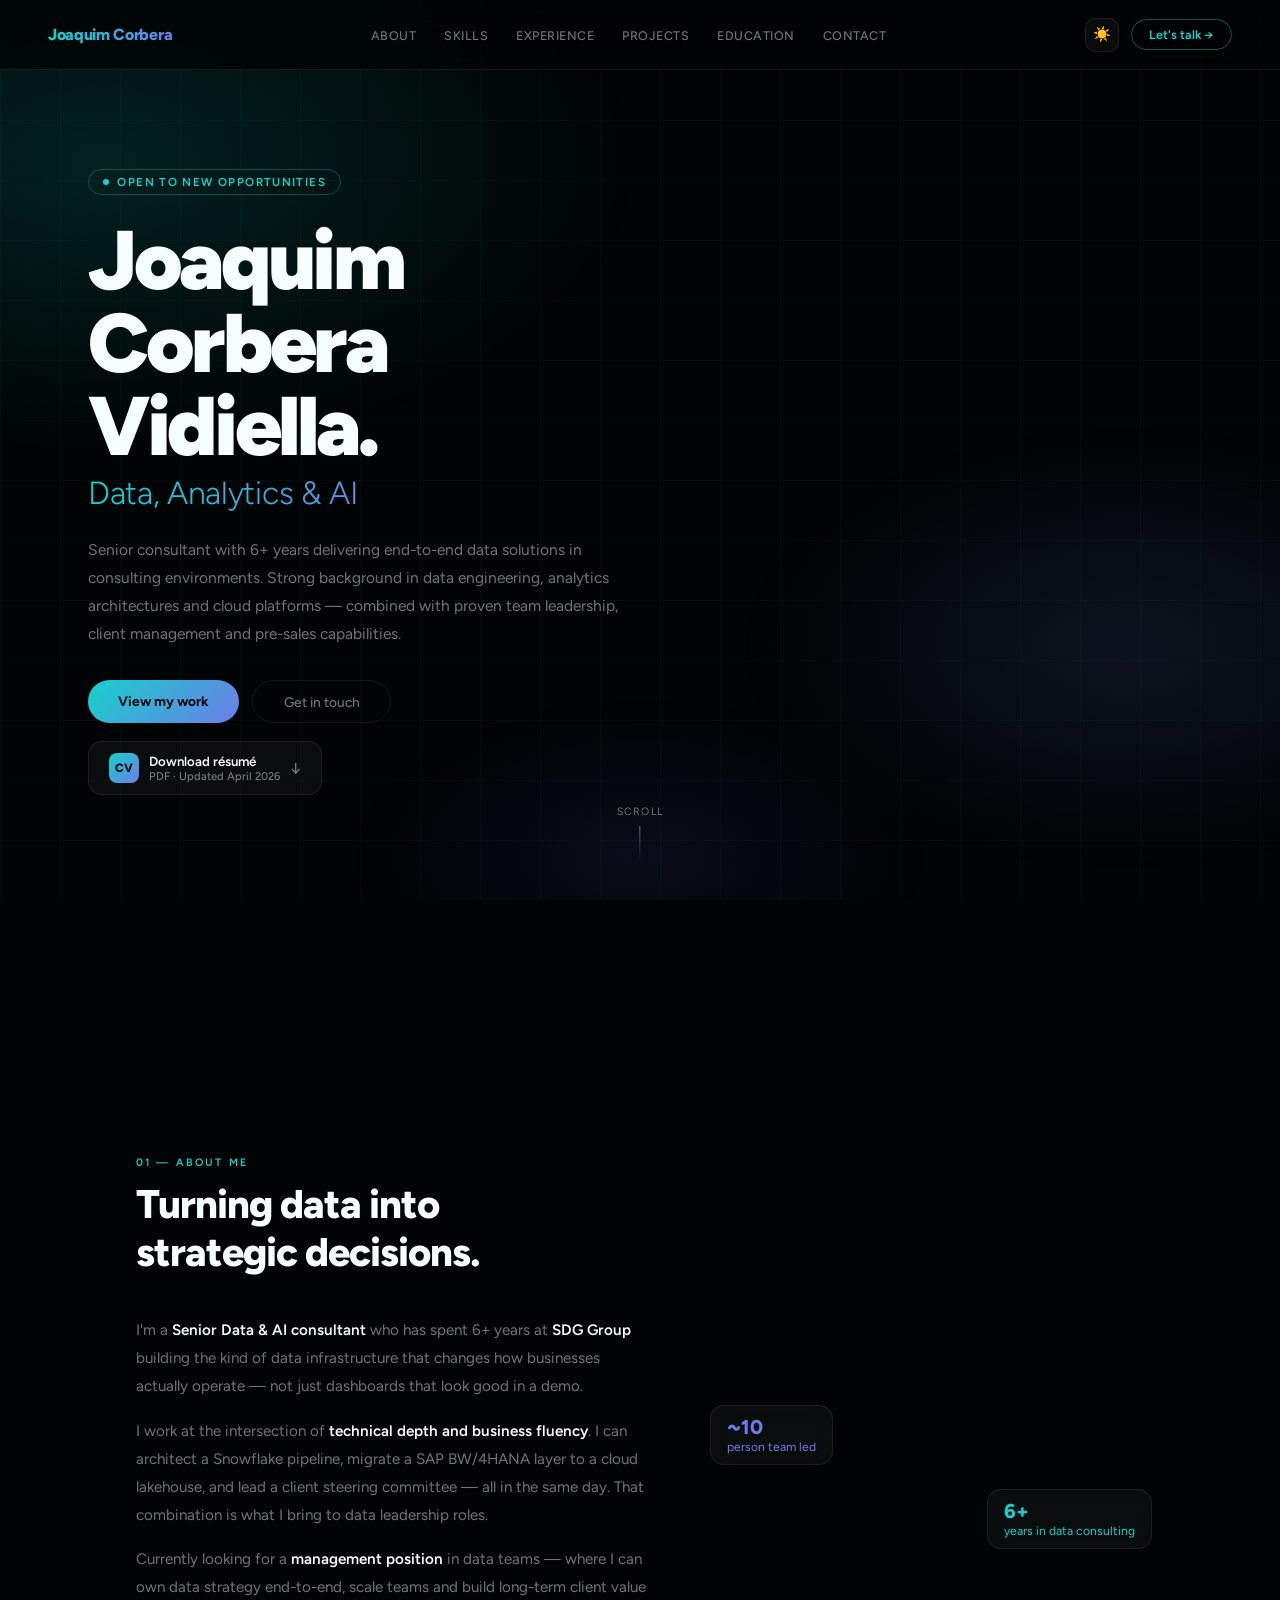
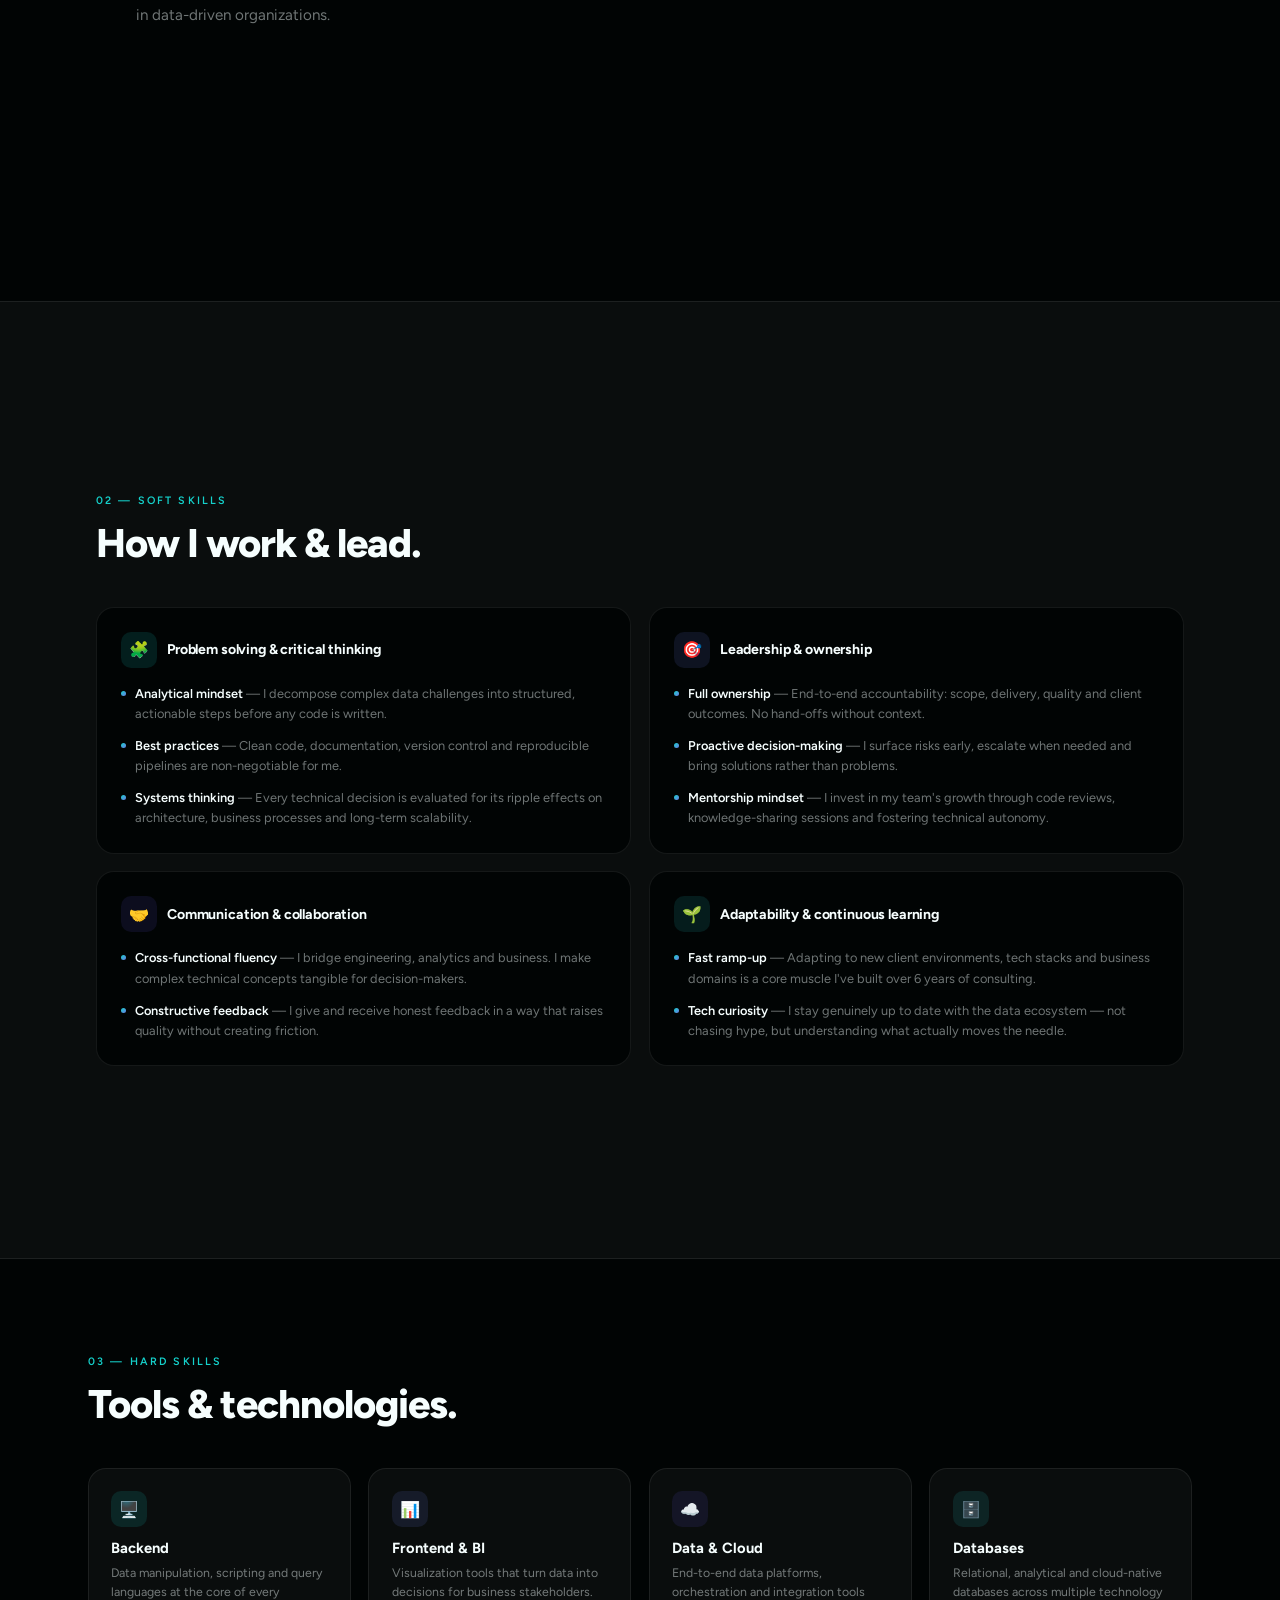
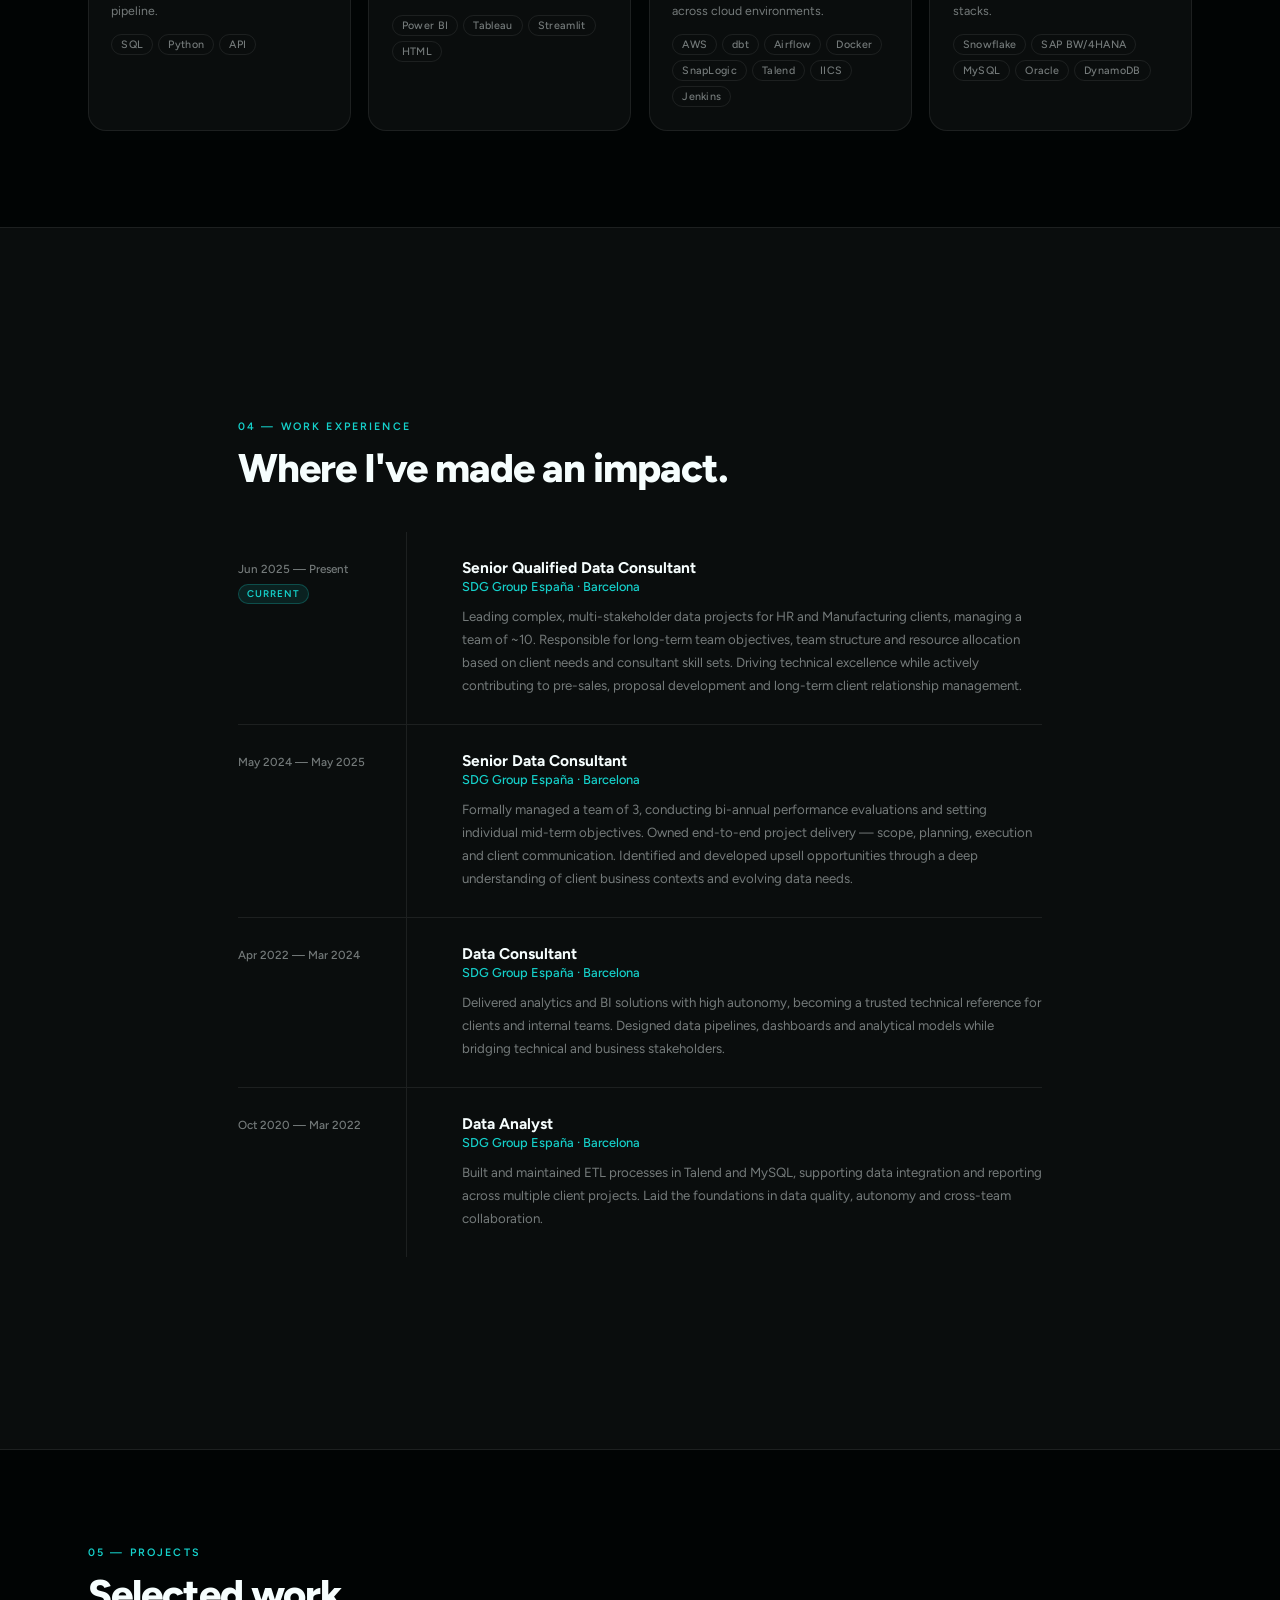
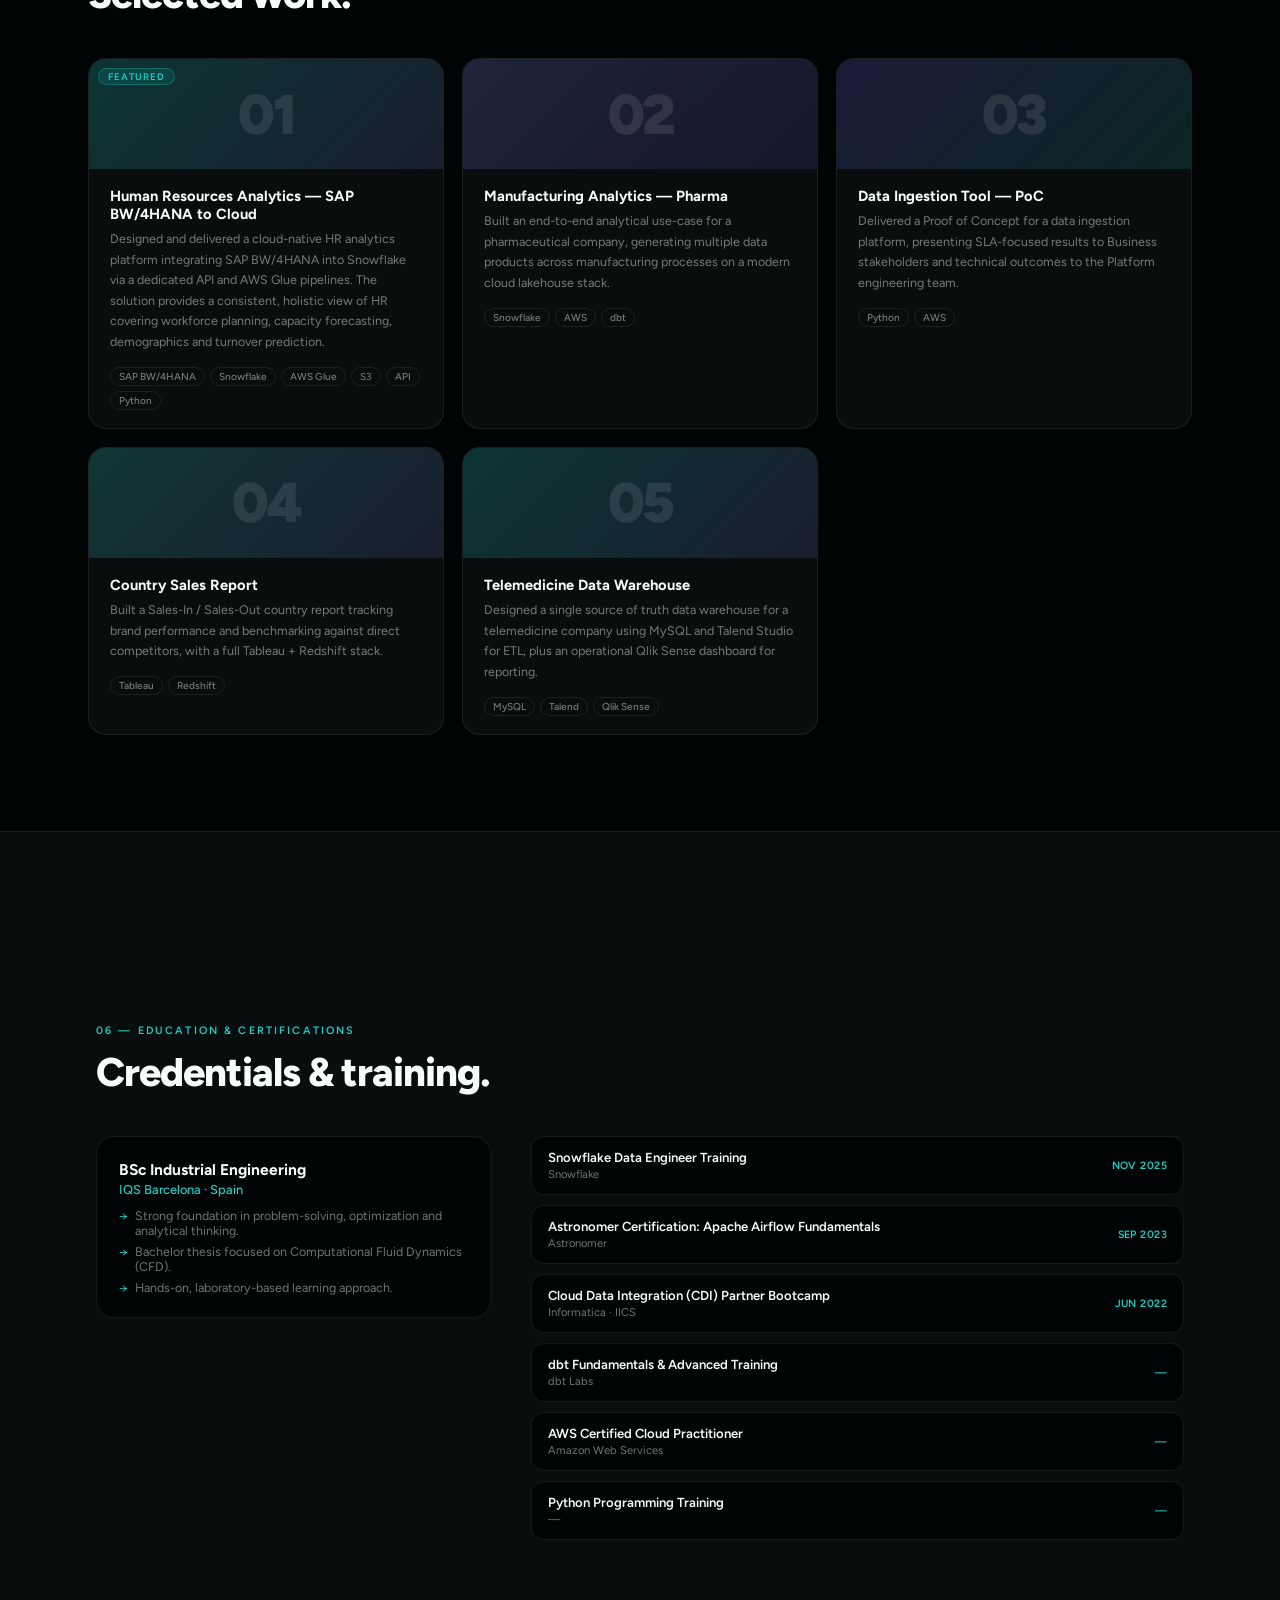
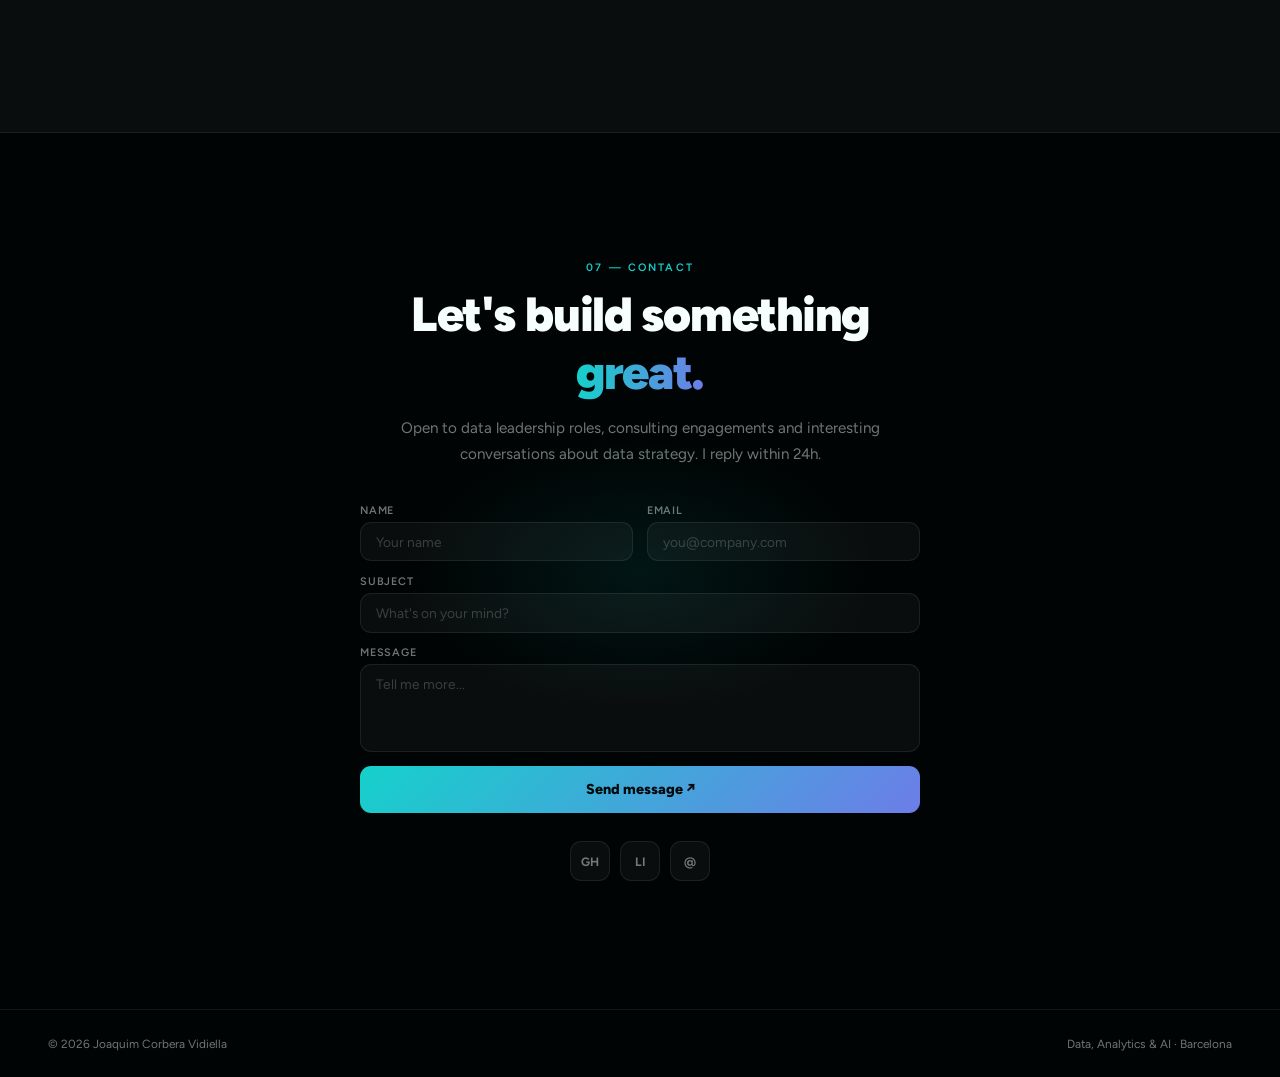
<file: index.html>
<!DOCTYPE html>
<html lang="en" data-theme="dark">
<head>
  <meta charset="UTF-8">
  <meta name="viewport" content="width=device-width, initial-scale=1.0">
  <title>Joaquim Corbera — Data, Analytics & AI</title>
  <link href="https://fonts.googleapis.com/css2?family=Figtree:wght@300;400;500;600;700;800;900&display=swap" rel="stylesheet">
  <link rel="stylesheet" href="assets/css/styles.css">
</head>
<body>

<div class="bg-mesh"></div>
<div class="bg-grid"></div>

<!-- NAV -->
<nav>
  <span class="nav-logo">JC — Data & AI</span>
  <ul class="nav-links">
    <li><a href="#sobre">About</a></li>
    <li><a href="#softskills">Skills</a></li>
    <li><a href="#experience">Experience</a></li>
    <li><a href="#proyectos">Projects</a></li>
    <li><a href="#education">Education</a></li>
    <li><a href="#contacto">Contact</a></li>
  </ul>
  <div class="nav-right">
    <button class="theme-toggle" onclick="toggleTheme()" id="themeBtn" title="Toggle theme">☀️</button>
    <a href="#contacto" class="nav-cta">Let's talk →</a>
  </div>
</nav>

<!-- HERO -->
<section id="hero">
  <div class="hero-content">
    <div class="hero-tag fade-in" id="heroTag"></div>
    <h1 class="hero-title fade-in" id="heroTitle"></h1>
    <p class="hero-role fade-in" id="heroRole"></p>
    <p class="hero-desc fade-in" id="heroDesc"></p>
    <div class="hero-actions fade-in">
      <a href="#proyectos" class="btn-primary">View my work</a>
      <a href="#contacto" class="btn-ghost">Get in touch</a>
    </div>
    <div class="fade-in">
      <a id="cvLink" href="cv/Joaquim_Corbera_CV.pdf" download="Joaquim_Corbera_CV.pdf" class="resume-box">
        <div class="resume-icon">CV</div>
        <div>
          <div style="font-size:0.83rem;font-weight:600;">Download résumé</div>
          <div style="font-size:0.7rem;color:var(--muted);">PDF · Updated April 2026</div>
        </div>
        <span style="margin-left:auto;color:var(--muted);font-size:1rem;">↓</span>
      </a>
    </div>
  </div>
  <div class="hero-scroll">scroll</div>
</section>

<!-- ABOUT -->
<section id="sobre">
  <div style="max-width:1200px;margin:0 auto;padding:8rem 3rem;">
    <p class="section-label">01 — About me</p>
    <h2 class="section-title">Turning data into<br>strategic decisions.</h2>
    <div class="about-grid">
      <div class="about-text" id="aboutText"></div>
      <div class="about-visual" id="aboutStats">
        <img
          src="assets/img/foto_cv.png"
          alt="Joaquim Corbera"
          style="width:250px;height:250px;object-fit:cover;object-position:center top;
                 border-radius:40% 60% 55% 45% / 45% 40% 60% 55%;
                 animation:morph 9s ease-in-out infinite;"
        >
      </div>
    </div>
  </div>
</section>

<!-- SOFT SKILLS -->
<section id="softskills">
  <div class="softskills-inner" style="padding:6rem 3rem;">
    <p class="section-label">02 — Soft Skills</p>
    <h2 class="section-title">How I work & lead.</h2>
    <div class="soft-grid" id="softGrid"></div>
  </div>
</section>

<!-- HARD SKILLS -->
<section id="skills">
  <p class="section-label">03 — Hard Skills</p>
  <h2 class="section-title">Tools & technologies.</h2>
  <div class="skills-grid" id="hardGrid"></div>
</section>

<!-- EXPERIENCE -->
<section id="experience">
  <div class="experience-inner" style="padding:6rem 3rem;">
    <p class="section-label">04 — Work Experience</p>
    <h2 class="section-title">Where I've made an impact.</h2>
    <div class="exp-list" id="expList"></div>
  </div>
</section>

<!-- PROJECTS -->
<section id="proyectos">
  <p class="section-label">05 — Projects</p>
  <h2 class="section-title">Selected work.</h2>
  <div class="projects-grid" id="projectsGrid"></div>
</section>

<!-- EDUCATION & CERTS -->
<section id="education">
  <div class="education-inner" style="padding:6rem 3rem;">
    <p class="section-label">06 — Education & Certifications</p>
    <h2 class="section-title">Credentials & training.</h2>
    <div class="edu-certs-grid">
      <div class="edu-card" id="educationCard"></div>
      <div class="certs-list" id="certsList"></div>
    </div>
  </div>
</section>

<!-- CONTACT -->
<section id="contacto">
  <div class="contact-glow"></div>
  <div class="contact-inner">
    <p class="section-label" style="text-align:center;">07 — Contact</p>
    <h2 class="contact-title" id="contactHeading"></h2>
    <p class="contact-sub" id="contactSub"></p>
    <form class="contact-form" id="contactForm" onsubmit="sendEmail(event)">
      <div class="form-row">
        <div class="form-field">
          <label>Name</label>
          <input type="text" id="senderName" placeholder="Your name">
        </div>
        <div class="form-field">
          <label>Email</label>
          <input type="email" id="senderEmail" placeholder="you@company.com">
        </div>
      </div>
      <div class="form-field">
        <label>Subject</label>
        <input type="text" id="subject" placeholder="What's on your mind?">
      </div>
      <div class="form-field">
        <label>Message</label>
        <textarea rows="4" id="message" placeholder="Tell me more..."></textarea>
      </div>
      <button class="form-submit" type="submit">Send message ↗</button>
    </form>
    <div class="social-row">
      <a id="contactGH" href="#" target="_blank" class="social-btn" title="GitHub">GH</a>
      <a id="contactLI" href="#" target="_blank" class="social-btn" title="LinkedIn">LI</a>
      <a id="contactEM" href="#" class="social-btn" title="Email">@</a>
    </div>
  </div>
</section>

<footer>
  <span>© 2026 Joaquim Corbera Vidiella</span>
  <span>Data, Analytics & AI · Barcelona</span>
</footer>

<!-- Scripts: content first, then main -->
<script src="data/content.js"></script>
<script src="assets/js/main.js"></script>

</body>
</html>
</file>
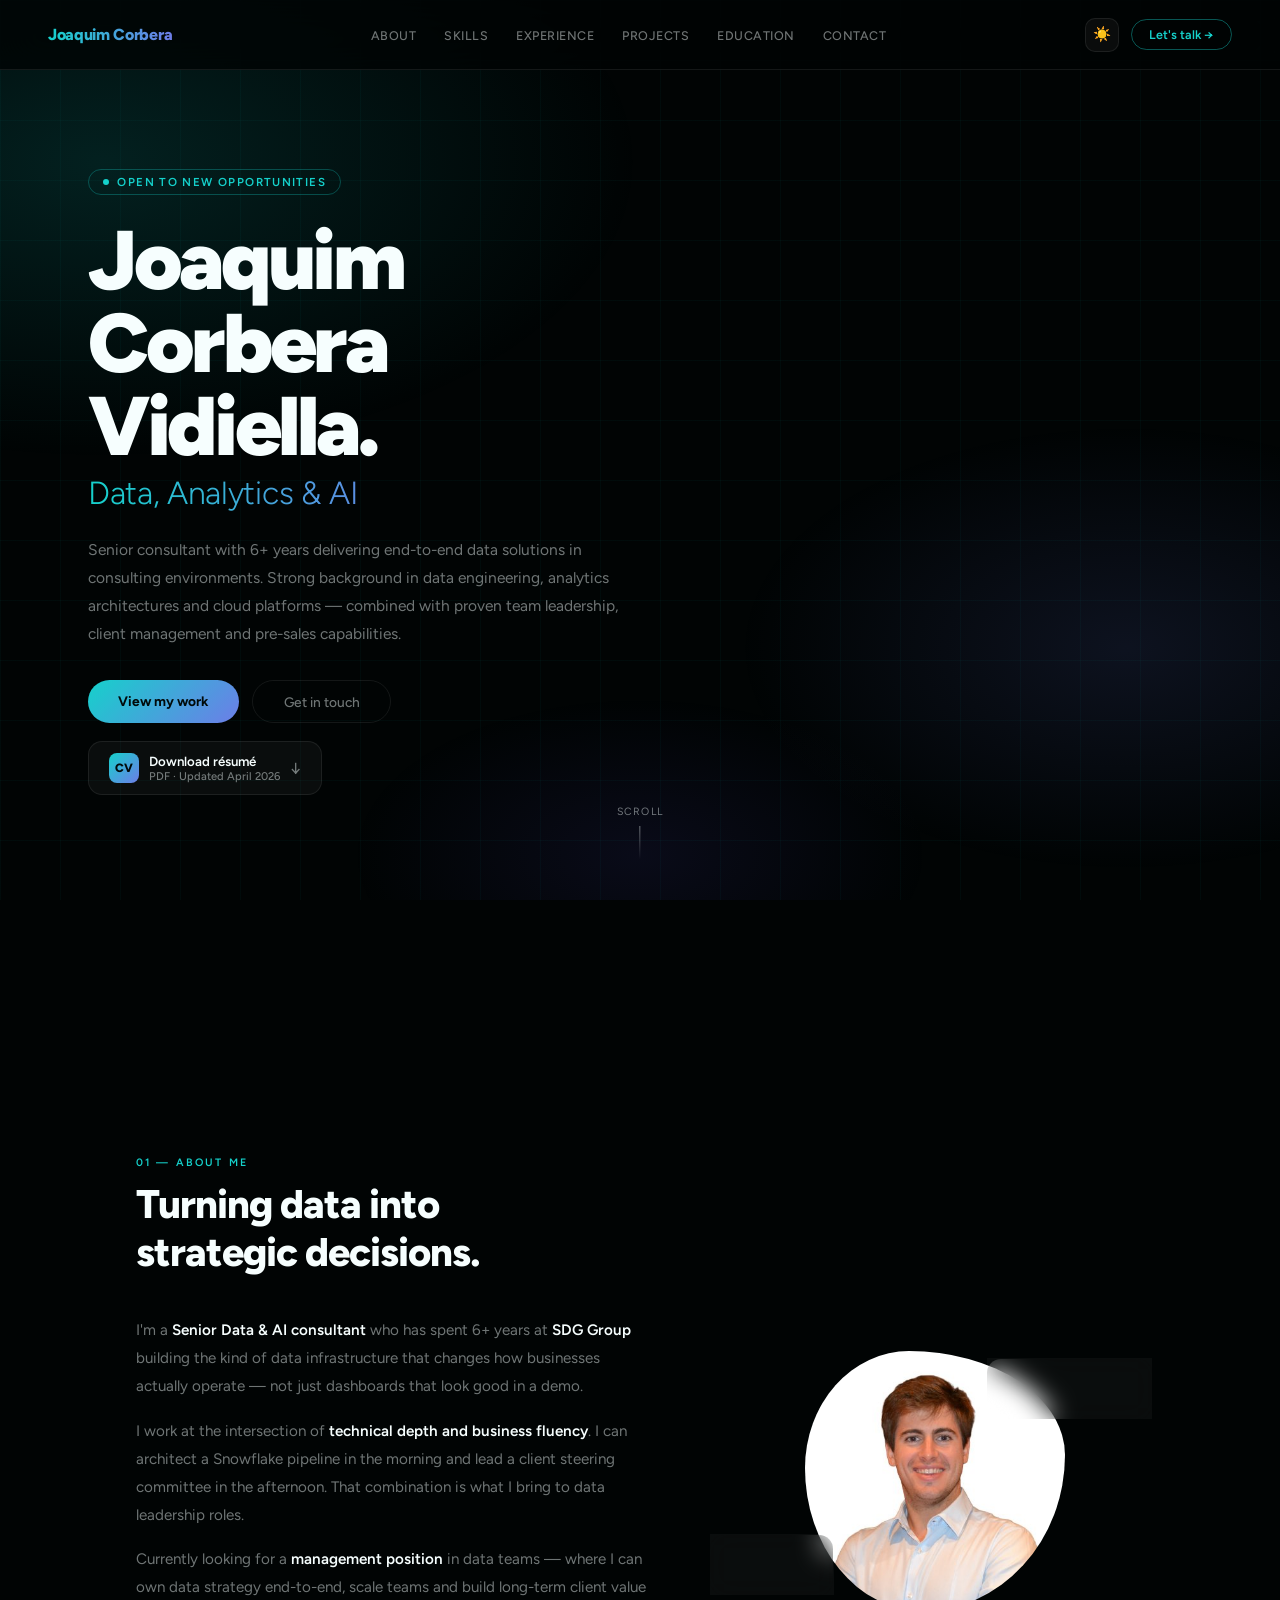
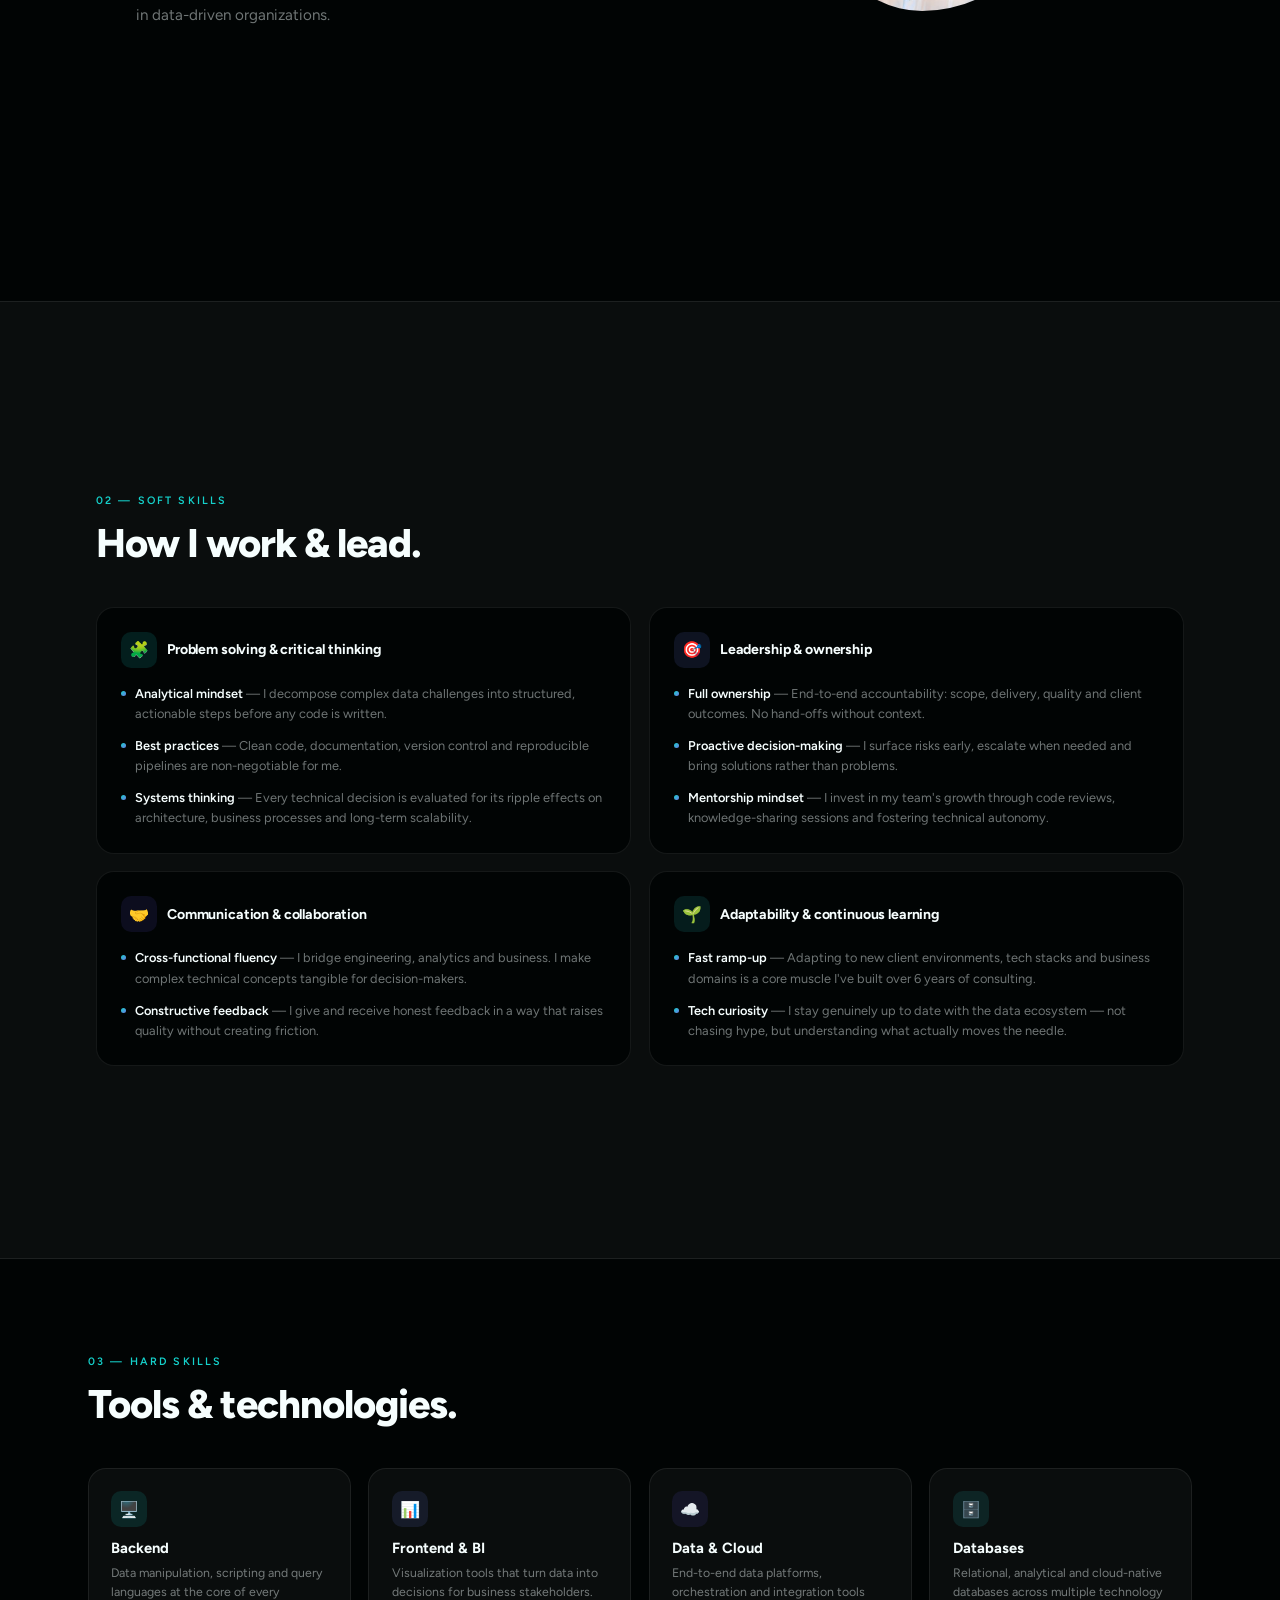
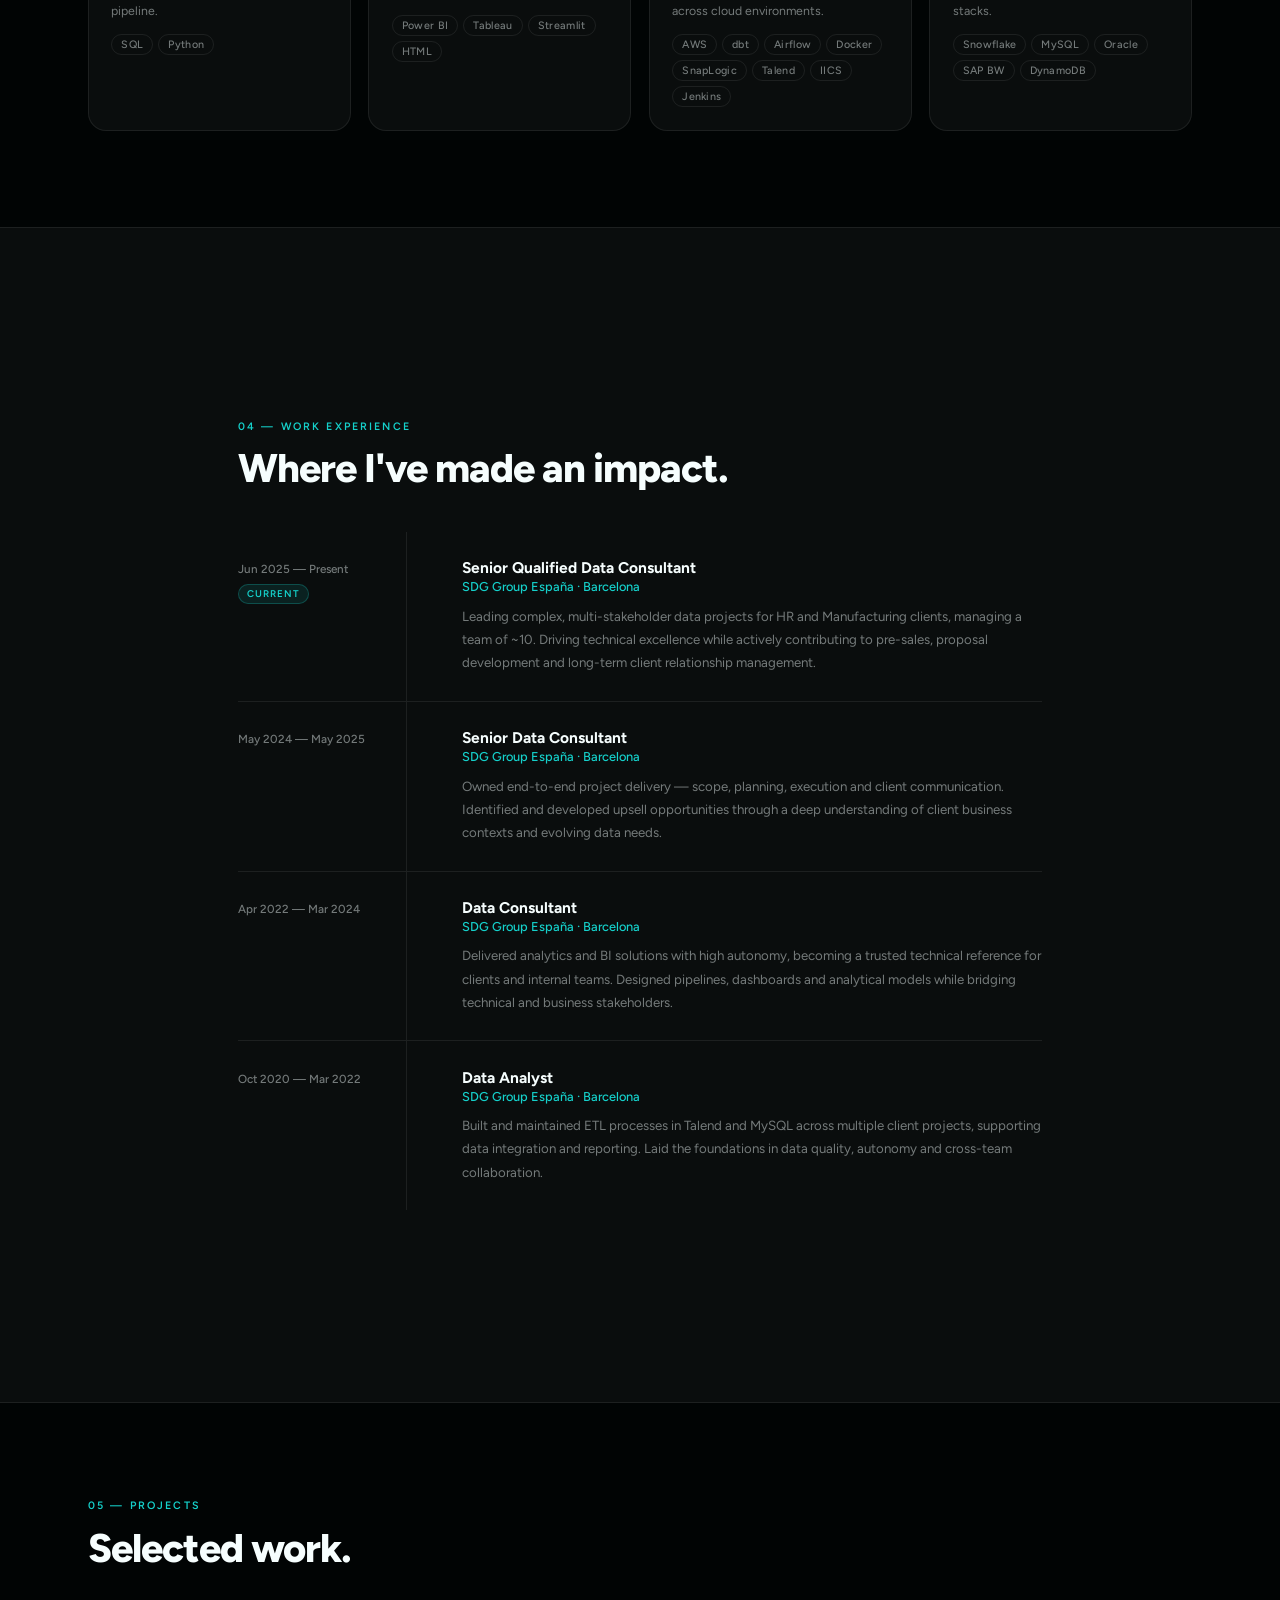
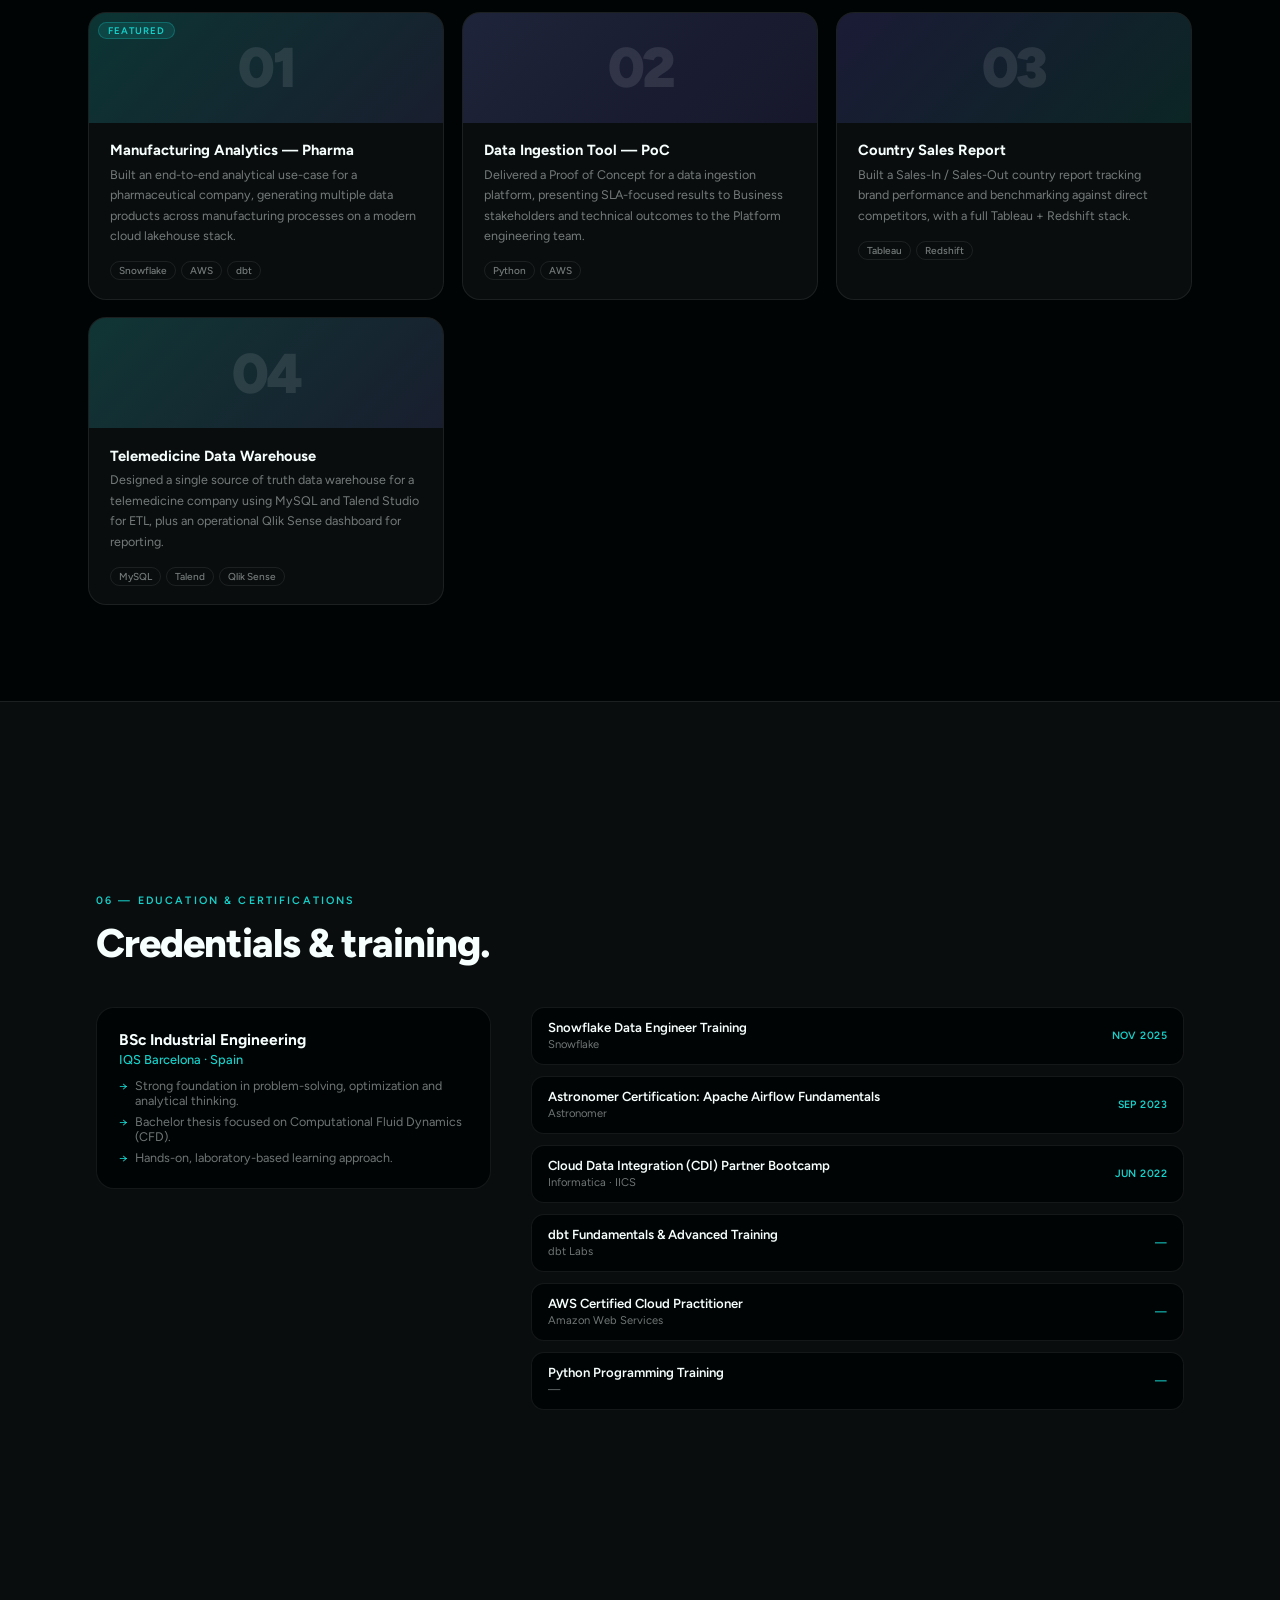
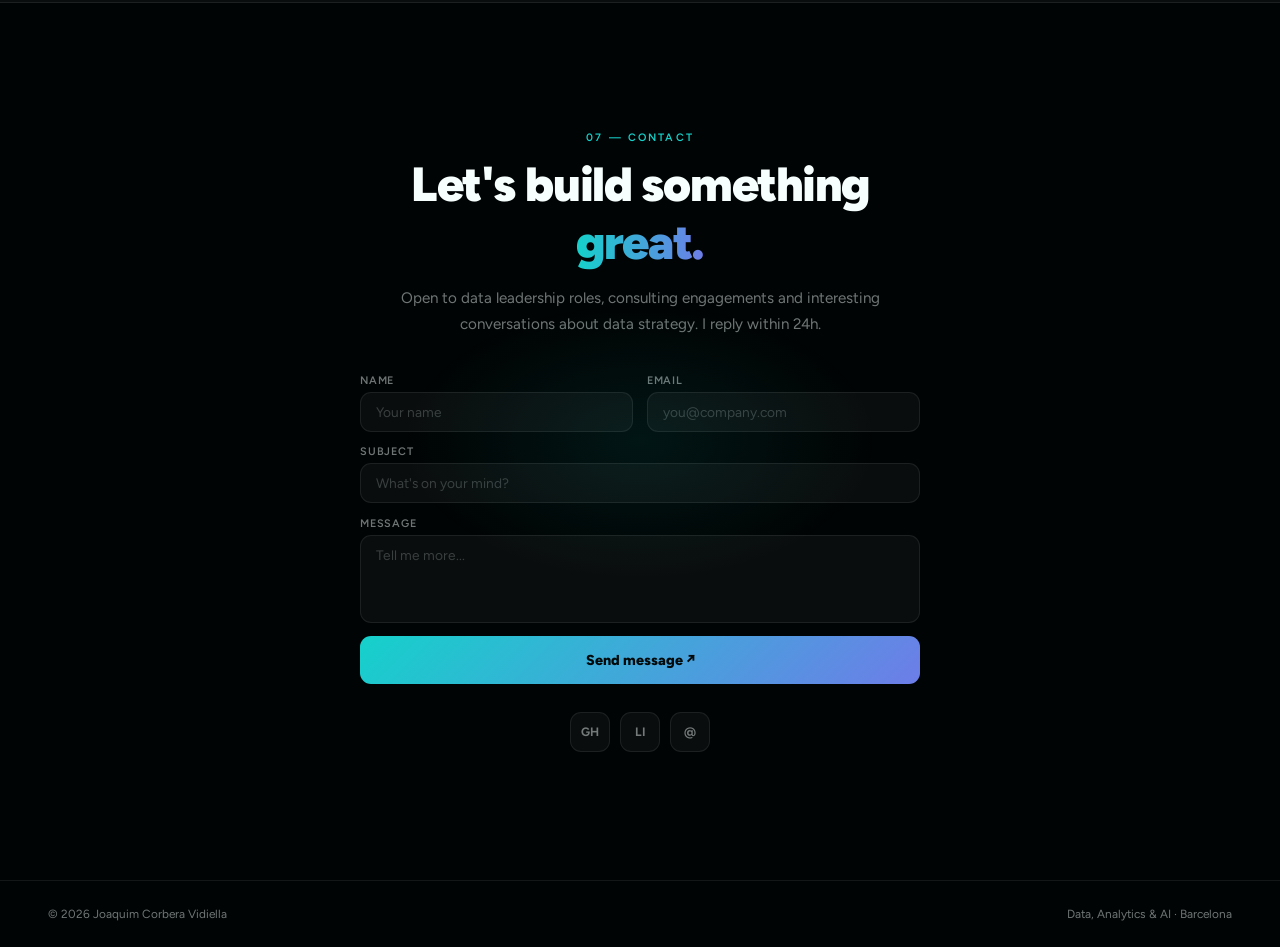
<file: joaquimcorberavidiella.html>
<!DOCTYPE html>
<html lang="en" data-theme="dark">
<head>
<meta charset="UTF-8">
<meta name="viewport" content="width=device-width, initial-scale=1.0">
<title>Joaquim Corbera — Data, Analytics & AI</title>
<link href="https://fonts.googleapis.com/css2?family=Figtree:wght@300;400;500;600;700;800;900&display=swap" rel="stylesheet">
<style>
*, *::before, *::after { box-sizing: border-box; margin: 0; padding: 0; }

:root[data-theme="light"] {
  --text: #010a0a;
  --background: #fafefe;
  --primary: #2ceae5;
  --secondary: #808ff2;
  --accent: #6a56ee;
  --muted: rgba(1,10,10,0.5);
  --card-bg: rgba(1,10,10,0.03);
  --card-border: rgba(1,10,10,0.09);
  --nav-bg: rgba(250,254,254,0.85);
}
:root[data-theme="dark"] {
  --text: #f6fefe;
  --background: #010404;
  --primary: #15d1cb;
  --secondary: #6d7de8;
  --accent: #5e4fd6;
  --muted: rgba(246,254,254,0.45);
  --card-bg: rgba(255,255,255,0.04);
  --card-border: rgba(255,255,255,0.08);
  --nav-bg: rgba(1,4,4,0.8);
}

html { scroll-behavior: smooth; }
body {
  font-family: 'Figtree', sans-serif;
  background: var(--background);
  color: var(--text);
  overflow-x: hidden;
  transition: background 0.3s, color 0.3s;
}

.bg-mesh {
  position: fixed; inset: 0; z-index: 0; pointer-events: none;
  background:
    radial-gradient(ellipse 70% 55% at 8% 18%, rgba(21,209,203,0.14) 0%, transparent 60%),
    radial-gradient(ellipse 55% 45% at 88% 72%, rgba(109,125,232,0.12) 0%, transparent 55%),
    radial-gradient(ellipse 45% 35% at 50% 95%, rgba(94,79,214,0.1) 0%, transparent 50%);
}
[data-theme="light"] .bg-mesh {
  background:
    radial-gradient(ellipse 70% 55% at 8% 18%, rgba(44,234,229,0.07) 0%, transparent 60%),
    radial-gradient(ellipse 55% 45% at 88% 72%, rgba(128,143,242,0.06) 0%, transparent 55%);
}
.bg-grid {
  position: fixed; inset: 0; z-index: 0; pointer-events: none;
  background-image:
    linear-gradient(rgba(21,209,203,0.04) 1px, transparent 1px),
    linear-gradient(90deg, rgba(21,209,203,0.04) 1px, transparent 1px);
  background-size: 60px 60px;
}

/* NAV */
nav {
  position: fixed; top: 0; left: 0; right: 0; z-index: 100;
  display: flex; align-items: center; justify-content: space-between;
  padding: 1.1rem 3rem;
  backdrop-filter: blur(20px);
  background: var(--nav-bg);
  border-bottom: 1px solid var(--card-border);
  transition: background 0.3s;
}
.nav-logo {
  font-weight: 800; font-size: 1rem;
  background: linear-gradient(90deg, var(--primary), var(--secondary));
  -webkit-background-clip: text; -webkit-text-fill-color: transparent;
  letter-spacing: -0.02em;
}
.nav-links { display: flex; gap: 1.75rem; list-style: none; }
.nav-links a {
  text-decoration: none; font-size: 0.78rem; font-weight: 500;
  color: var(--muted); letter-spacing: 0.04em; text-transform: uppercase;
  transition: color 0.2s;
}
.nav-links a:hover { color: var(--text); }
.nav-right { display: flex; align-items: center; gap: 0.75rem; }
.theme-toggle {
  width: 34px; height: 34px; border-radius: 10px;
  border: 1px solid var(--card-border); background: var(--card-bg);
  cursor: pointer; display: flex; align-items: center; justify-content: center;
  font-size: 0.9rem; transition: border-color 0.2s; color: var(--text);
}
.theme-toggle:hover { border-color: var(--primary); }
.nav-cta {
  font-size: 0.78rem; padding: 0.45rem 1.1rem;
  border: 1px solid rgba(21,209,203,0.4);
  border-radius: 100px; color: var(--primary);
  text-decoration: none; font-weight: 600;
  transition: background 0.2s;
}
.nav-cta:hover { background: rgba(21,209,203,0.1); }

section { position: relative; z-index: 1; }

/* HERO */
#hero {
  min-height: 100vh; display: flex; align-items: center;
  padding: 8rem 3rem 4rem; max-width: 1200px; margin: 0 auto;
}
.hero-content { max-width: 760px; }
.hero-tag {
  display: inline-flex; align-items: center; gap: 8px;
  font-size: 0.72rem; letter-spacing: 0.12em; text-transform: uppercase;
  color: var(--primary); margin-bottom: 1.5rem;
  border: 1px solid rgba(21,209,203,0.3); padding: 0.32rem 0.9rem;
  border-radius: 100px; font-weight: 600;
}
.hero-tag::before {
  content: ''; width: 6px; height: 6px; border-radius: 50%;
  background: var(--primary); animation: pulse 2s infinite;
}
@keyframes pulse { 0%,100%{opacity:1} 50%{opacity:0.3} }
.hero-title {
  font-size: clamp(3rem, 7vw, 5.2rem); font-weight: 900;
  line-height: 1.0; letter-spacing: -0.04em; margin-bottom: 0.35rem;
}
.hero-role {
  font-size: clamp(1.3rem, 2.8vw, 2rem); font-weight: 300;
  letter-spacing: -0.01em; margin-bottom: 1.5rem;
  background: linear-gradient(90deg, var(--primary) 0%, var(--secondary) 60%, var(--accent) 100%);
  -webkit-background-clip: text; -webkit-text-fill-color: transparent;
}
.hero-desc {
  font-size: 0.97rem; font-weight: 400; line-height: 1.8;
  color: var(--muted); max-width: 570px; margin-bottom: 2rem;
}
.hero-actions { display: flex; gap: 0.85rem; flex-wrap: wrap; margin-bottom: 1.1rem; }
.btn-primary {
  padding: 0.8rem 1.9rem; border-radius: 100px;
  background: linear-gradient(135deg, var(--primary), var(--secondary));
  color: #010a0a; font-weight: 700; font-size: 0.86rem;
  text-decoration: none; border: none; cursor: pointer;
  transition: opacity 0.2s, transform 0.15s;
}
.btn-primary:hover { opacity: 0.88; transform: translateY(-1px); }
.btn-ghost {
  padding: 0.8rem 1.9rem; border-radius: 100px;
  border: 1px solid var(--card-border); color: var(--muted);
  font-size: 0.86rem; text-decoration: none; font-weight: 500;
  transition: border-color 0.2s, color 0.2s;
}
.btn-ghost:hover { border-color: rgba(255,255,255,0.25); color: var(--text); }
.resume-box {
  display: inline-flex; align-items: center; gap: 10px;
  padding: 0.7rem 1.25rem; border-radius: 14px;
  border: 1px solid var(--card-border); background: var(--card-bg);
  text-decoration: none; color: var(--text); font-size: 0.83rem; font-weight: 500;
  transition: border-color 0.2s, background 0.2s;
}
.resume-box:hover { border-color: var(--primary); background: rgba(21,209,203,0.04); }
.resume-icon {
  width: 30px; height: 30px; border-radius: 8px;
  background: linear-gradient(135deg, var(--primary), var(--secondary));
  display: flex; align-items: center; justify-content: center;
  font-size: 0.75rem; color: #010a0a; font-weight: 800; flex-shrink: 0;
}
.hero-scroll {
  position: absolute; bottom: 2.5rem; left: 50%; transform: translateX(-50%);
  display: flex; flex-direction: column; align-items: center; gap: 8px;
  color: var(--muted); font-size: 0.66rem; letter-spacing: 0.1em; text-transform: uppercase;
  animation: bob 2s ease-in-out infinite;
}
.hero-scroll::after {
  content: ''; width: 1px; height: 34px;
  background: linear-gradient(to bottom, var(--muted), transparent);
}
@keyframes bob { 0%,100%{transform:translateX(-50%) translateY(0)} 50%{transform:translateX(-50%) translateY(6px)} }

/* SECTION COMMON */
.section-label {
  font-size: 0.67rem; letter-spacing: 0.2em; text-transform: uppercase;
  color: var(--primary); margin-bottom: 0.7rem; font-weight: 600;
}
.section-title {
  font-size: clamp(1.7rem, 3.5vw, 2.5rem); font-weight: 800;
  letter-spacing: -0.025em; margin-bottom: 2.5rem;
}

/* ABOUT */
#sobre { padding: 8rem 3rem; max-width: 1200px; margin: 0 auto; }
.about-grid {
  display: grid; grid-template-columns: 1.1fr 0.9fr; gap: 5rem; align-items: center;
}
.about-text p {
  font-size: 0.95rem; line-height: 1.85; color: var(--muted);
  margin-bottom: 1rem; font-weight: 400;
}
.about-text p strong { color: var(--text); font-weight: 600; }
.about-visual { position: relative; display: flex; justify-content: center; }
.avatar-frame {
  width: 250px; height: 250px;
  border-radius: 40% 60% 55% 45% / 45% 40% 60% 55%;
  background: linear-gradient(135deg, var(--primary) 0%, var(--secondary) 50%, var(--accent) 100%);
  display: flex; align-items: center; justify-content: center;
  font-size: 2.8rem; font-weight: 900; color: rgba(1,4,4,0.45);
  letter-spacing: -0.04em;
  animation: morph 9s ease-in-out infinite;
}
@keyframes morph {
  0%,100%{border-radius:40% 60% 55% 45%/45% 40% 60% 55%}
  25%{border-radius:55% 45% 40% 60%/60% 55% 45% 40%}
  50%{border-radius:45% 55% 60% 40%/55% 60% 40% 45%}
  75%{border-radius:60% 40% 45% 55%/40% 45% 55% 60%}
}
.floating-badge {
  position: absolute; background: var(--card-bg);
  border: 1px solid var(--card-border); backdrop-filter: blur(12px);
  border-radius: 14px; padding: 0.6rem 1rem; font-size: 0.76rem;
}
.badge-1 { top: 8px; right: -8px; color: var(--primary); }
.badge-2 { bottom: 16px; left: -16px; color: var(--secondary); }
.badge-num { font-size: 1.25rem; font-weight: 800; display: block; }

/* SOFT SKILLS */
#softskills {
  padding: 6rem 3rem;
  border-top: 1px solid var(--card-border);
  border-bottom: 1px solid var(--card-border);
  background: var(--card-bg);
}
.softskills-inner { max-width: 1200px; margin: 0 auto; }
.soft-grid {
  display: grid; grid-template-columns: repeat(auto-fit, minmax(440px, 1fr));
  gap: 1.1rem; margin-top: 2.5rem;
}
.soft-block {
  background: var(--background); border: 1px solid var(--card-border);
  border-radius: 18px; padding: 1.5rem;
  transition: border-color 0.3s;
}
.soft-block:hover { border-color: rgba(21,209,203,0.3); }
.soft-block-header { display: flex; align-items: center; gap: 10px; margin-bottom: 1rem; }
.soft-icon {
  width: 36px; height: 36px; border-radius: 10px;
  display: flex; align-items: center; justify-content: center; font-size: 1rem; flex-shrink: 0;
}
.si-teal   { background: rgba(21,209,203,0.12); }
.si-purple { background: rgba(109,125,232,0.12); }
.si-accent { background: rgba(94,79,214,0.12); }
.si-blue   { background: rgba(44,234,229,0.1); }
.soft-block-title { font-weight: 700; font-size: 0.88rem; letter-spacing: -0.01em; }
.soft-list { list-style: none; display: flex; flex-direction: column; gap: 0.7rem; }
.soft-list li {
  display: flex; gap: 9px; align-items: flex-start;
  font-size: 0.8rem; line-height: 1.6; color: var(--muted);
}
.soft-list li strong { color: var(--text); font-weight: 600; }
.soft-dot {
  width: 5px; height: 5px; border-radius: 50%;
  background: linear-gradient(135deg, var(--primary), var(--secondary));
  flex-shrink: 0; margin-top: 7px;
}

/* HARD SKILLS */
#skills { padding: 6rem 3rem; max-width: 1200px; margin: 0 auto; }
.skills-grid {
  display: grid; grid-template-columns: repeat(auto-fit, minmax(250px, 1fr));
  gap: 1.1rem; margin-top: 2.5rem;
}
.skill-card {
  background: var(--card-bg); border: 1px solid var(--card-border);
  border-radius: 18px; padding: 1.4rem;
  transition: border-color 0.3s, transform 0.2s;
}
.skill-card:hover { border-color: rgba(21,209,203,0.3); transform: translateY(-3px); }
.skill-name { font-weight: 700; font-size: 0.92rem; margin-bottom: 0.35rem; margin-top: 0.75rem; }
.skill-desc { font-size: 0.77rem; color: var(--muted); line-height: 1.55; margin-bottom: 0.9rem; }
.skill-tags { display: flex; flex-wrap: wrap; gap: 5px; }
.tag {
  font-size: 0.67rem; padding: 3px 9px; border-radius: 100px;
  border: 1px solid var(--card-border); color: var(--muted);
  letter-spacing: 0.03em; font-weight: 500; transition: border-color 0.2s, color 0.2s;
}
.tag:hover { border-color: var(--primary); color: var(--primary); }

/* EXPERIENCE */
#experience {
  padding: 6rem 3rem;
  border-top: 1px solid var(--card-border);
  border-bottom: 1px solid var(--card-border);
  background: var(--card-bg);
}
.experience-inner { max-width: 900px; margin: 0 auto; }
.exp-list { display: flex; flex-direction: column; margin-top: 2.5rem; }
.exp-item {
  display: grid; grid-template-columns: 160px 1fr;
  gap: 2rem; padding: 1.65rem 0;
  border-bottom: 1px solid var(--card-border); position: relative;
}
.exp-item:last-child { border-bottom: none; }
.exp-item::before {
  content: ''; position: absolute;
  left: 168px; top: 0; bottom: 0; width: 1px;
  background: var(--card-border);
}
.exp-date { font-size: 0.73rem; color: var(--muted); font-weight: 500; line-height: 1.5; padding-top: 3px; }
.exp-current {
  display: inline-block; font-size: 0.61rem; letter-spacing: 0.1em; text-transform: uppercase;
  padding: 2px 8px; border-radius: 100px;
  background: rgba(21,209,203,0.1); color: var(--primary);
  border: 1px solid rgba(21,209,203,0.25); margin-top: 5px; font-weight: 600;
}
.exp-body { padding-left: 2rem; }
.exp-role { font-weight: 700; font-size: 0.97rem; margin-bottom: 2px; }
.exp-company { font-size: 0.8rem; color: var(--primary); font-weight: 500; margin-bottom: 0.65rem; }
.exp-desc { font-size: 0.83rem; color: var(--muted); line-height: 1.75; }

/* PROJECTS */
#proyectos { padding: 6rem 3rem; max-width: 1200px; margin: 0 auto; }
.projects-grid {
  display: grid; grid-template-columns: repeat(auto-fit, minmax(320px, 1fr));
  gap: 1.1rem; margin-top: 2.5rem;
}
.project-card {
  background: var(--card-bg); border: 1px solid var(--card-border);
  border-radius: 18px; overflow: hidden;
  transition: transform 0.25s, border-color 0.25s;
}
.project-card:hover { transform: translateY(-4px); border-color: rgba(21,209,203,0.3); }
.project-thumb {
  height: 110px; display: flex; align-items: center; justify-content: center; position: relative;
}
.pt-1 { background: linear-gradient(135deg, rgba(21,209,203,0.2), rgba(109,125,232,0.15)); }
.pt-2 { background: linear-gradient(135deg, rgba(109,125,232,0.2), rgba(94,79,214,0.15)); }
.pt-3 { background: linear-gradient(135deg, rgba(94,79,214,0.2), rgba(21,209,203,0.12)); }
.pt-4 { background: linear-gradient(135deg, rgba(44,234,229,0.18), rgba(109,125,232,0.15)); }
.project-num { font-size: 3.5rem; font-weight: 900; opacity: 0.1; letter-spacing: -0.05em; }
.project-tag-feat {
  position: absolute; top: 9px; left: 9px;
  font-size: 0.6rem; letter-spacing: 0.1em; text-transform: uppercase;
  padding: 2px 9px; border-radius: 100px;
  background: rgba(21,209,203,0.12); color: var(--primary);
  border: 1px solid rgba(21,209,203,0.28); font-weight: 600;
}
.project-body { padding: 1.15rem 1.3rem; }
.project-title { font-weight: 700; font-size: 0.92rem; margin-bottom: 0.35rem; }
.project-desc { font-size: 0.78rem; color: var(--muted); line-height: 1.65; margin-bottom: 0.9rem; }
.project-footer { display: flex; align-items: center; }
.project-stack { display: flex; flex-wrap: wrap; gap: 5px; }
.stack-tag {
  font-size: 0.63rem; padding: 2px 8px; border-radius: 100px;
  border: 1px solid var(--card-border); color: var(--muted); font-weight: 500;
}

/* EDUCATION */
#education {
  padding: 6rem 3rem;
  border-top: 1px solid var(--card-border);
  border-bottom: 1px solid var(--card-border);
  background: var(--card-bg);
}
.education-inner { max-width: 1200px; margin: 0 auto; }
.edu-certs-grid {
  display: grid; grid-template-columns: 1fr 1.65fr; gap: 2.5rem;
  margin-top: 2.5rem; align-items: start;
}
.edu-card {
  background: var(--background); border: 1px solid var(--card-border);
  border-radius: 18px; padding: 1.4rem;
}
.edu-degree { font-weight: 700; font-size: 0.97rem; margin-bottom: 3px; }
.edu-school { font-size: 0.8rem; color: var(--primary); font-weight: 500; margin-bottom: 0.7rem; }
.edu-points { list-style: none; display: flex; flex-direction: column; gap: 6px; }
.edu-points li {
  font-size: 0.78rem; color: var(--muted); display: flex; gap: 7px; align-items: flex-start;
}
.edu-points li::before { content: '→'; color: var(--primary); flex-shrink: 0; font-size: 0.72rem; margin-top: 1px; }
.certs-list { display: flex; flex-direction: column; gap: 0.65rem; }
.cert-item {
  background: var(--background); border: 1px solid var(--card-border);
  border-radius: 13px; padding: 0.8rem 1rem;
  display: flex; align-items: center; justify-content: space-between; gap: 1rem;
  transition: border-color 0.2s;
}
.cert-item:hover { border-color: rgba(21,209,203,0.3); }
.cert-name { font-size: 0.82rem; font-weight: 600; }
.cert-issuer { font-size: 0.7rem; color: var(--muted); margin-top: 2px; }
.cert-date { font-size: 0.66rem; color: var(--primary); font-weight: 600; letter-spacing: 0.04em; white-space: nowrap; }

/* CONTACT */
#contacto { padding: 8rem 3rem; text-align: center; position: relative; }
.contact-inner { max-width: 560px; margin: 0 auto; }
.contact-glow {
  position: absolute; top: 50%; left: 50%; transform: translate(-50%,-50%);
  width: 480px; height: 280px;
  background: radial-gradient(ellipse, rgba(21,209,203,0.09) 0%, transparent 70%);
  pointer-events: none;
}
.contact-title {
  font-size: clamp(2rem, 5vw, 3rem); font-weight: 900;
  letter-spacing: -0.03em; margin-bottom: 0.85rem;
}
.contact-title span {
  background: linear-gradient(90deg, var(--primary), var(--secondary));
  -webkit-background-clip: text; -webkit-text-fill-color: transparent;
}
.contact-sub { color: var(--muted); font-size: 0.95rem; line-height: 1.75; margin-bottom: 2.25rem; }
.contact-form { display: flex; flex-direction: column; gap: 0.85rem; text-align: left; }
.form-row { display: grid; grid-template-columns: 1fr 1fr; gap: 0.85rem; }
.form-field { display: flex; flex-direction: column; gap: 5px; }
.form-field label {
  font-size: 0.68rem; color: var(--muted); letter-spacing: 0.07em;
  text-transform: uppercase; font-weight: 600;
}
.form-field input, .form-field textarea {
  background: var(--card-bg); border: 1px solid var(--card-border);
  border-radius: 11px; padding: 0.68rem 0.95rem;
  color: var(--text); font-family: 'Figtree', sans-serif; font-size: 0.86rem;
  outline: none; resize: none; transition: border-color 0.2s;
}
.form-field input:focus, .form-field textarea:focus { border-color: rgba(21,209,203,0.5); }
.form-field input::placeholder, .form-field textarea::placeholder { color: rgba(246,254,254,0.2); }
[data-theme="light"] .form-field input::placeholder,
[data-theme="light"] .form-field textarea::placeholder { color: rgba(1,10,10,0.22); }
.form-submit {
  width: 100%; padding: 0.92rem;
  background: linear-gradient(135deg, var(--primary), var(--secondary));
  border: none; border-radius: 11px; color: #010a0a;
  font-family: 'Figtree', sans-serif; font-weight: 800; font-size: 0.9rem;
  cursor: pointer; transition: opacity 0.2s, transform 0.15s;
}
.form-submit:hover { opacity: 0.88; transform: translateY(-1px); }
.social-row { display: flex; justify-content: center; gap: 0.65rem; margin-top: 1.75rem; }
.social-btn {
  width: 40px; height: 40px; border-radius: 11px;
  border: 1px solid var(--card-border); background: var(--card-bg);
  display: flex; align-items: center; justify-content: center;
  color: var(--muted); text-decoration: none; font-size: 0.76rem; font-weight: 700;
  transition: border-color 0.2s, color 0.2s;
}
.social-btn:hover { border-color: var(--primary); color: var(--primary); }

footer {
  position: relative; z-index: 1;
  padding: 1.65rem 3rem;
  border-top: 1px solid var(--card-border);
  display: flex; align-items: center; justify-content: space-between;
  font-size: 0.74rem; color: var(--muted);
}

.fade-in { opacity: 0; transform: translateY(20px); animation: fadeUp 0.65s ease forwards; }
.fade-in:nth-child(1){animation-delay:.1s}
.fade-in:nth-child(2){animation-delay:.22s}
.fade-in:nth-child(3){animation-delay:.34s}
.fade-in:nth-child(4){animation-delay:.46s}
.fade-in:nth-child(5){animation-delay:.58s}
@keyframes fadeUp { to { opacity:1; transform:translateY(0); } }

@media (max-width: 900px) {
  nav { padding: 1rem 1.5rem; }
  .nav-links { display: none; }
  #hero,#sobre,#skills,#proyectos,#contacto { padding-left:1.5rem; padding-right:1.5rem; }
  #softskills,#experience,#education { padding-left:1.5rem; padding-right:1.5rem; }
  .softskills-inner,.experience-inner,.education-inner { padding:0; }
  .about-grid { grid-template-columns:1fr; }
  .about-visual { order:-1; }
  .soft-grid { grid-template-columns:1fr; }
  .form-row { grid-template-columns:1fr; }
  .edu-certs-grid { grid-template-columns:1fr; }
  .exp-item { grid-template-columns:1fr; gap:.5rem; }
  .exp-item::before { display:none; }
  .exp-body { padding-left:0; }
  footer { flex-direction:column; gap:.5rem; text-align:center; }
}
</style>
</head>
<body>

<div class="bg-mesh"></div>
<div class="bg-grid"></div>

<nav>
  <span class="nav-logo">Joaquim Corbera</span>
  <ul class="nav-links">
    <li><a href="#sobre">About</a></li>
    <li><a href="#softskills">Skills</a></li>
    <li><a href="#experience">Experience</a></li>
    <li><a href="#proyectos">Projects</a></li>
    <li><a href="#education">Education</a></li>
    <li><a href="#contacto">Contact</a></li>
  </ul>
  <div class="nav-right">
    <button class="theme-toggle" onclick="toggleTheme()" id="themeBtn" title="Toggle theme">☀️</button>
    <a href="#contacto" class="nav-cta">Let's talk →</a>
  </div>
</nav>

<!-- HERO -->
<section id="hero">
  <div class="hero-content">
    <div class="hero-tag fade-in">Open to new opportunities</div>
    <h1 class="hero-title fade-in">Joaquim<br>Corbera<br>Vidiella.</h1>
    <p class="hero-role fade-in">Data, Analytics & AI</p>
    <p class="hero-desc fade-in">
      Senior consultant with 6+ years delivering end-to-end data solutions in consulting environments. Strong background in data engineering, analytics architectures and cloud platforms — combined with proven team leadership, client management and pre-sales capabilities.
    </p>
    <div class="hero-actions fade-in">
      <a href="#proyectos" class="btn-primary">View my work</a>
      <a href="#contacto" class="btn-ghost">Get in touch</a>
    </div>
    <div class="fade-in">
      <a href="[data-uri]" download="Joaquim_Corbera_CV.pdf" class="resume-box">
        <div class="resume-icon">CV</div>
        <div>
          <div style="font-size:0.83rem;font-weight:600;">Download résumé</div>
          <div style="font-size:0.7rem;color:var(--muted);">PDF · Updated April 2026</div>
        </div>
        <span style="margin-left:auto;color:var(--muted);font-size:1rem;">↓</span>
      </a>
    </div>
  </div>
  <div class="hero-scroll">scroll</div>
</section>

<!-- ABOUT -->
<section id="sobre">
  <div style="max-width:1200px;margin:0 auto;padding:8rem 3rem;">
    <p class="section-label">01 — About me</p>
    <h2 class="section-title">Turning data into<br>strategic decisions.</h2>
    <div class="about-grid">
      <div class="about-text">
        <p>I'm a <strong>Senior Data & AI consultant</strong> who has spent 6+ years at <strong>SDG Group</strong> building the kind of data infrastructure that changes how businesses actually operate — not just dashboards that look good in a demo.</p>
        <p>I work at the intersection of <strong>technical depth and business fluency</strong>. I can architect a Snowflake pipeline in the morning and lead a client steering committee in the afternoon. That combination is what I bring to data leadership roles.</p>
        <p>Currently looking for a <strong>management position</strong> in data teams — where I can own data strategy end-to-end, scale teams and build long-term client value in data-driven organizations.</p>
      </div>
      <div class="about-visual">
        <img src="[data-uri]" alt="Joaquim Corbera" style="width:260px;height:260px;object-fit:cover;object-position:center top;border-radius:40% 60% 55% 45% / 45% 40% 60% 55%;animation:morph 9s ease-in-out infinite;">
        <div class="floating-badge badge-1">
          <span class="badge-num">6+</span>years in data consulting
        </div>
        <div class="floating-badge badge-2">
          <span class="badge-num">~10</span>person team led
        </div>
      </div>
    </div>
  </div>
</section>

<!-- SOFT SKILLS -->
<section id="softskills">
  <div class="softskills-inner" style="padding:6rem 3rem;">
    <p class="section-label">02 — Soft Skills</p>
    <h2 class="section-title">How I work & lead.</h2>
    <div class="soft-grid">

      <div class="soft-block">
        <div class="soft-block-header">
          <div class="soft-icon si-teal">🧩</div>
          <div class="soft-block-title">Problem solving & critical thinking</div>
        </div>
        <ul class="soft-list">
          <li><span class="soft-dot"></span><div><strong>Analytical mindset</strong> — I decompose complex data challenges into structured, actionable steps before any code is written.</div></li>
          <li><span class="soft-dot"></span><div><strong>Best practices</strong> — Clean code, documentation, version control and reproducible pipelines are non-negotiable for me.</div></li>
          <li><span class="soft-dot"></span><div><strong>Systems thinking</strong> — Every technical decision is evaluated for its ripple effects on architecture, business processes and long-term scalability.</div></li>
        </ul>
      </div>

      <div class="soft-block">
        <div class="soft-block-header">
          <div class="soft-icon si-purple">🎯</div>
          <div class="soft-block-title">Leadership & ownership</div>
        </div>
        <ul class="soft-list">
          <li><span class="soft-dot"></span><div><strong>Full ownership</strong> — End-to-end accountability: scope, delivery, quality and client outcomes. No hand-offs without context.</div></li>
          <li><span class="soft-dot"></span><div><strong>Proactive decision-making</strong> — I surface risks early, escalate when needed and bring solutions rather than problems.</div></li>
          <li><span class="soft-dot"></span><div><strong>Mentorship mindset</strong> — I invest in my team's growth through code reviews, knowledge-sharing sessions and fostering technical autonomy.</div></li>
        </ul>
      </div>

      <div class="soft-block">
        <div class="soft-block-header">
          <div class="soft-icon si-accent">🤝</div>
          <div class="soft-block-title">Communication & collaboration</div>
        </div>
        <ul class="soft-list">
          <li><span class="soft-dot"></span><div><strong>Cross-functional fluency</strong> — I bridge engineering, analytics and business. I make complex technical concepts tangible for decision-makers.</div></li>
          <li><span class="soft-dot"></span><div><strong>Constructive feedback</strong> — I give and receive honest feedback in a way that raises quality without creating friction.</div></li>
        </ul>
      </div>

      <div class="soft-block">
        <div class="soft-block-header">
          <div class="soft-icon si-blue">🌱</div>
          <div class="soft-block-title">Adaptability & continuous learning</div>
        </div>
        <ul class="soft-list">
          <li><span class="soft-dot"></span><div><strong>Fast ramp-up</strong> — Adapting to new client environments, tech stacks and business domains is a core muscle I've built over 6 years of consulting.</div></li>
          <li><span class="soft-dot"></span><div><strong>Tech curiosity</strong> — I stay genuinely up to date with the data ecosystem — not chasing hype, but understanding what actually moves the needle.</div></li>
        </ul>
      </div>

    </div>
  </div>
</section>

<!-- HARD SKILLS -->
<section id="skills">
  <p class="section-label">03 — Hard Skills</p>
  <h2 class="section-title">Tools & technologies.</h2>
  <div class="skills-grid">
    <div class="skill-card">
      <div class="soft-icon si-teal">🖥️</div>
      <div class="skill-name">Backend</div>
      <div class="skill-desc">Data manipulation, scripting and query languages at the core of every pipeline.</div>
      <div class="skill-tags"><span class="tag">SQL</span><span class="tag">Python</span></div>
    </div>
    <div class="skill-card">
      <div class="soft-icon si-purple">📊</div>
      <div class="skill-name">Frontend & BI</div>
      <div class="skill-desc">Visualization tools that turn data into decisions for business stakeholders.</div>
      <div class="skill-tags">
        <span class="tag">Power BI</span><span class="tag">Tableau</span><span class="tag">Streamlit</span><span class="tag">HTML</span>
      </div>
    </div>
    <div class="skill-card">
      <div class="soft-icon si-accent">☁️</div>
      <div class="skill-name">Data & Cloud</div>
      <div class="skill-desc">End-to-end data platforms, orchestration and integration tools across cloud environments.</div>
      <div class="skill-tags">
        <span class="tag">AWS</span><span class="tag">dbt</span><span class="tag">Airflow</span><span class="tag">Docker</span><span class="tag">SnapLogic</span><span class="tag">Talend</span><span class="tag">IICS</span><span class="tag">Jenkins</span>
      </div>
    </div>
    <div class="skill-card">
      <div class="soft-icon si-blue">🗄️</div>
      <div class="skill-name">Databases</div>
      <div class="skill-desc">Relational, analytical and cloud-native databases across multiple technology stacks.</div>
      <div class="skill-tags">
        <span class="tag">Snowflake</span><span class="tag">MySQL</span><span class="tag">Oracle</span><span class="tag">SAP BW</span><span class="tag">DynamoDB</span>
      </div>
    </div>
  </div>
</section>

<!-- EXPERIENCE -->
<section id="experience">
  <div class="experience-inner" style="padding:6rem 3rem;">
    <p class="section-label">04 — Work Experience</p>
    <h2 class="section-title">Where I've made an impact.</h2>
    <div class="exp-list">

      <div class="exp-item">
        <div class="exp-date">
          Jun 2025 — Present<br>
          <span class="exp-current">Current</span>
        </div>
        <div class="exp-body">
          <div class="exp-role">Senior Qualified Data Consultant</div>
          <div class="exp-company">SDG Group España · Barcelona</div>
          <div class="exp-desc">Leading complex, multi-stakeholder data projects for HR and Manufacturing clients, managing a team of ~10. Driving technical excellence while actively contributing to pre-sales, proposal development and long-term client relationship management.</div>
        </div>
      </div>

      <div class="exp-item">
        <div class="exp-date">May 2024 — May 2025</div>
        <div class="exp-body">
          <div class="exp-role">Senior Data Consultant</div>
          <div class="exp-company">SDG Group España · Barcelona</div>
          <div class="exp-desc">Owned end-to-end project delivery — scope, planning, execution and client communication. Identified and developed upsell opportunities through a deep understanding of client business contexts and evolving data needs.</div>
        </div>
      </div>

      <div class="exp-item">
        <div class="exp-date">Apr 2022 — Mar 2024</div>
        <div class="exp-body">
          <div class="exp-role">Data Consultant</div>
          <div class="exp-company">SDG Group España · Barcelona</div>
          <div class="exp-desc">Delivered analytics and BI solutions with high autonomy, becoming a trusted technical reference for clients and internal teams. Designed pipelines, dashboards and analytical models while bridging technical and business stakeholders.</div>
        </div>
      </div>

      <div class="exp-item">
        <div class="exp-date">Oct 2020 — Mar 2022</div>
        <div class="exp-body">
          <div class="exp-role">Data Analyst</div>
          <div class="exp-company">SDG Group España · Barcelona</div>
          <div class="exp-desc">Built and maintained ETL processes in Talend and MySQL across multiple client projects, supporting data integration and reporting. Laid the foundations in data quality, autonomy and cross-team collaboration.</div>
        </div>
      </div>

    </div>
  </div>
</section>

<!-- PROJECTS -->
<section id="proyectos">
  <p class="section-label">05 — Projects</p>
  <h2 class="section-title">Selected work.</h2>
  <div class="projects-grid">

    <div class="project-card">
      <div class="project-thumb pt-1">
        <span class="project-num">01</span>
        <span class="project-tag-feat">Featured</span>
      </div>
      <div class="project-body">
        <div class="project-title">Manufacturing Analytics — Pharma</div>
        <div class="project-desc">Built an end-to-end analytical use-case for a pharmaceutical company, generating multiple data products across manufacturing processes on a modern cloud lakehouse stack.</div>
        <div class="project-footer">
          <div class="project-stack">
            <span class="stack-tag">Snowflake</span><span class="stack-tag">AWS</span><span class="stack-tag">dbt</span>
          </div>
        </div>
      </div>
    </div>

    <div class="project-card">
      <div class="project-thumb pt-2">
        <span class="project-num">02</span>
      </div>
      <div class="project-body">
        <div class="project-title">Data Ingestion Tool — PoC</div>
        <div class="project-desc">Delivered a Proof of Concept for a data ingestion platform, presenting SLA-focused results to Business stakeholders and technical outcomes to the Platform engineering team.</div>
        <div class="project-footer">
          <div class="project-stack">
            <span class="stack-tag">Python</span><span class="stack-tag">AWS</span>
          </div>
        </div>
      </div>
    </div>

    <div class="project-card">
      <div class="project-thumb pt-3">
        <span class="project-num">03</span>
      </div>
      <div class="project-body">
        <div class="project-title">Country Sales Report</div>
        <div class="project-desc">Built a Sales-In / Sales-Out country report tracking brand performance and benchmarking against direct competitors, with a full Tableau + Redshift stack.</div>
        <div class="project-footer">
          <div class="project-stack">
            <span class="stack-tag">Tableau</span><span class="stack-tag">Redshift</span>
          </div>
        </div>
      </div>
    </div>

    <div class="project-card">
      <div class="project-thumb pt-4">
        <span class="project-num">04</span>
      </div>
      <div class="project-body">
        <div class="project-title">Telemedicine Data Warehouse</div>
        <div class="project-desc">Designed a single source of truth data warehouse for a telemedicine company using MySQL and Talend Studio for ETL, plus an operational Qlik Sense dashboard for reporting.</div>
        <div class="project-footer">
          <div class="project-stack">
            <span class="stack-tag">MySQL</span><span class="stack-tag">Talend</span><span class="stack-tag">Qlik Sense</span>
          </div>
        </div>
      </div>
    </div>

  </div>
</section>

<!-- EDUCATION & CERTS -->
<section id="education">
  <div class="education-inner" style="padding:6rem 3rem;">
    <p class="section-label">06 — Education & Certifications</p>
    <h2 class="section-title">Credentials & training.</h2>
    <div class="edu-certs-grid">

      <div class="edu-card">
        <div class="edu-degree">BSc Industrial Engineering</div>
        <div class="edu-school">IQS Barcelona · Spain</div>
        <ul class="edu-points">
          <li>Strong foundation in problem-solving, optimization and analytical thinking.</li>
          <li>Bachelor thesis focused on Computational Fluid Dynamics (CFD).</li>
          <li>Hands-on, laboratory-based learning approach.</li>
        </ul>
      </div>

      <div class="certs-list">
        <div class="cert-item">
          <div>
            <div class="cert-name">Snowflake Data Engineer Training</div>
            <div class="cert-issuer">Snowflake</div>
          </div>
          <div class="cert-date">NOV 2025</div>
        </div>
        <div class="cert-item">
          <div>
            <div class="cert-name">Astronomer Certification: Apache Airflow Fundamentals</div>
            <div class="cert-issuer">Astronomer</div>
          </div>
          <div class="cert-date">SEP 2023</div>
        </div>
        <div class="cert-item">
          <div>
            <div class="cert-name">Cloud Data Integration (CDI) Partner Bootcamp</div>
            <div class="cert-issuer">Informatica · IICS</div>
          </div>
          <div class="cert-date">JUN 2022</div>
        </div>
        <div class="cert-item">
          <div>
            <div class="cert-name">dbt Fundamentals & Advanced Training</div>
            <div class="cert-issuer">dbt Labs</div>
          </div>
          <div class="cert-date">—</div>
        </div>
        <div class="cert-item">
          <div>
            <div class="cert-name">AWS Certified Cloud Practitioner</div>
            <div class="cert-issuer">Amazon Web Services</div>
          </div>
          <div class="cert-date">—</div>
        </div>
        <div class="cert-item">
          <div>
            <div class="cert-name">Python Programming Training</div>
            <div class="cert-issuer">—</div>
          </div>
          <div class="cert-date">—</div>
        </div>
      </div>

    </div>
  </div>
</section>

<!-- CONTACT -->
<section id="contacto">
  <div class="contact-glow"></div>
  <div class="contact-inner">
    <p class="section-label" style="text-align:center;">07 — Contact</p>
    <h2 class="contact-title">Let's build something <span>great.</span></h2>
    <p class="contact-sub">Open to data leadership roles, consulting engagements and interesting conversations about data strategy. I reply within 24h.</p>
    <form class="contact-form" id="contactForm" onsubmit="sendEmail(event)">
      <div class="form-row">
        <div class="form-field">
          <label>Name</label>
          <input type="text" id="senderName" placeholder="Your name">
        </div>
        <div class="form-field">
          <label>Email</label>
          <input type="email" id="senderEmail" placeholder="you@company.com">
        </div>
      </div>
      <div class="form-field">
        <label>Subject</label>
        <input type="text" id="subject" placeholder="What's on your mind?">
      </div>
      <div class="form-field">
        <label>Message</label>
        <textarea rows="4" id="message" placeholder="Tell me more..."></textarea>
      </div>
      <button class="form-submit" type="submit">Send message ↗</button>
    </form>
    <div class="social-row">
      <a href="https://github.com/quimcorbera" target="_blank" class="social-btn" title="GitHub">GH</a>
      <a href="https://www.linkedin.com/in/joaquimcorberavidiella/" target="_blank" class="social-btn" title="LinkedIn">LI</a>
      <a href="mailto:joaquim.corberavidiella@gmail.com" class="social-btn" title="Email">@</a>
    </div>
  </div>
</section>

<footer>
  <span>© 2026 Joaquim Corbera Vidiella</span>
  <span>Data, Analytics & AI · Barcelona</span>
</footer>

<script>
function sendEmail(e) {
  e.preventDefault();
  const name = document.getElementById('senderName').value.trim();
  const email = document.getElementById('senderEmail').value.trim();
  const subject = document.getElementById('subject').value.trim();
  const message = document.getElementById('message').value.trim();
  const body = (name ? 'From: ' + name + (email ? ' (' + email + ')' : '') + '\n\n' : '') + message;
  const mailto = 'mailto:joaquim.corberavidiella@gmail.com'
    + '?subject=' + encodeURIComponent(subject || 'Message from portfolio')
    + '&body=' + encodeURIComponent(body);
  window.location.href = mailto;
}

function toggleTheme() {
  const html = document.documentElement;
  const btn = document.getElementById('themeBtn');
  const isDark = html.getAttribute('data-theme') === 'dark';
  html.setAttribute('data-theme', isDark ? 'light' : 'dark');
  btn.textContent = isDark ? '🌙' : '☀️';
}
</script>
</body>
</html>
</file>
<file: assets/css/styles.css>
*, *::before, *::after { box-sizing: border-box; margin: 0; padding: 0; }

:root[data-theme="light"] {
  --text: #010a0a;
  --background: #fafefe;
  --primary: #2ceae5;
  --secondary: #808ff2;
  --accent: #6a56ee;
  --muted: rgba(1,10,10,0.5);
  --card-bg: rgba(1,10,10,0.03);
  --card-border: rgba(1,10,10,0.09);
  --nav-bg: rgba(250,254,254,0.85);
}
:root[data-theme="dark"] {
  --text: #f6fefe;
  --background: #010404;
  --primary: #15d1cb;
  --secondary: #6d7de8;
  --accent: #5e4fd6;
  --muted: rgba(246,254,254,0.45);
  --card-bg: rgba(255,255,255,0.04);
  --card-border: rgba(255,255,255,0.08);
  --nav-bg: rgba(1,4,4,0.8);
}

html { scroll-behavior: smooth; }
body {
  font-family: 'Figtree', sans-serif;
  background: var(--background);
  color: var(--text);
  overflow-x: hidden;
  transition: background 0.3s, color 0.3s;
}

.bg-mesh {
  position: fixed; inset: 0; z-index: 0; pointer-events: none;
  background:
    radial-gradient(ellipse 70% 55% at 8% 18%, rgba(21,209,203,0.14) 0%, transparent 60%),
    radial-gradient(ellipse 55% 45% at 88% 72%, rgba(109,125,232,0.12) 0%, transparent 55%),
    radial-gradient(ellipse 45% 35% at 50% 95%, rgba(94,79,214,0.1) 0%, transparent 50%);
}
[data-theme="light"] .bg-mesh {
  background:
    radial-gradient(ellipse 70% 55% at 8% 18%, rgba(44,234,229,0.07) 0%, transparent 60%),
    radial-gradient(ellipse 55% 45% at 88% 72%, rgba(128,143,242,0.06) 0%, transparent 55%);
}
.bg-grid {
  position: fixed; inset: 0; z-index: 0; pointer-events: none;
  background-image:
    linear-gradient(rgba(21,209,203,0.04) 1px, transparent 1px),
    linear-gradient(90deg, rgba(21,209,203,0.04) 1px, transparent 1px);
  background-size: 60px 60px;
}

/* NAV */
nav {
  position: fixed; top: 0; left: 0; right: 0; z-index: 100;
  display: flex; align-items: center; justify-content: space-between;
  padding: 1.1rem 3rem;
  backdrop-filter: blur(20px);
  background: var(--nav-bg);
  border-bottom: 1px solid var(--card-border);
  transition: background 0.3s;
}
.nav-logo {
  font-weight: 800; font-size: 1rem;
  background: linear-gradient(90deg, var(--primary), var(--secondary));
  -webkit-background-clip: text; -webkit-text-fill-color: transparent;
  letter-spacing: -0.02em;
}
.nav-links { display: flex; gap: 1.75rem; list-style: none; }
.nav-links a {
  text-decoration: none; font-size: 0.78rem; font-weight: 500;
  color: var(--muted); letter-spacing: 0.04em; text-transform: uppercase;
  transition: color 0.2s;
}
.nav-links a:hover { color: var(--text); }
.nav-right { display: flex; align-items: center; gap: 0.75rem; }
.theme-toggle {
  width: 34px; height: 34px; border-radius: 10px;
  border: 1px solid var(--card-border); background: var(--card-bg);
  cursor: pointer; display: flex; align-items: center; justify-content: center;
  font-size: 0.9rem; transition: border-color 0.2s; color: var(--text);
}
.theme-toggle:hover { border-color: var(--primary); }
.nav-cta {
  font-size: 0.78rem; padding: 0.45rem 1.1rem;
  border: 1px solid rgba(21,209,203,0.4);
  border-radius: 100px; color: var(--primary);
  text-decoration: none; font-weight: 600;
  transition: background 0.2s;
}
.nav-cta:hover { background: rgba(21,209,203,0.1); }

section { position: relative; z-index: 1; }

/* HERO */
#hero {
  min-height: 100vh; display: flex; align-items: center;
  padding: 8rem 3rem 4rem; max-width: 1200px; margin: 0 auto;
}
.hero-content { max-width: 760px; }
.hero-tag {
  display: inline-flex; align-items: center; gap: 8px;
  font-size: 0.72rem; letter-spacing: 0.12em; text-transform: uppercase;
  color: var(--primary); margin-bottom: 1.5rem;
  border: 1px solid rgba(21,209,203,0.3); padding: 0.32rem 0.9rem;
  border-radius: 100px; font-weight: 600;
}
.hero-tag::before {
  content: ''; width: 6px; height: 6px; border-radius: 50%;
  background: var(--primary); animation: pulse 2s infinite;
}
@keyframes pulse { 0%,100%{opacity:1} 50%{opacity:0.3} }
.hero-title {
  font-size: clamp(3rem, 7vw, 5.2rem); font-weight: 900;
  line-height: 1.0; letter-spacing: -0.04em; margin-bottom: 0.35rem;
}
.hero-role {
  font-size: clamp(1.3rem, 2.8vw, 2rem); font-weight: 300;
  letter-spacing: -0.01em; margin-bottom: 1.5rem;
  background: linear-gradient(90deg, var(--primary) 0%, var(--secondary) 60%, var(--accent) 100%);
  -webkit-background-clip: text; -webkit-text-fill-color: transparent;
}
.hero-desc {
  font-size: 0.97rem; font-weight: 400; line-height: 1.8;
  color: var(--muted); max-width: 570px; margin-bottom: 2rem;
}
.hero-actions { display: flex; gap: 0.85rem; flex-wrap: wrap; margin-bottom: 1.1rem; }
.btn-primary {
  padding: 0.8rem 1.9rem; border-radius: 100px;
  background: linear-gradient(135deg, var(--primary), var(--secondary));
  color: #010a0a; font-weight: 700; font-size: 0.86rem;
  text-decoration: none; border: none; cursor: pointer;
  transition: opacity 0.2s, transform 0.15s;
}
.btn-primary:hover { opacity: 0.88; transform: translateY(-1px); }
.btn-ghost {
  padding: 0.8rem 1.9rem; border-radius: 100px;
  border: 1px solid var(--card-border); color: var(--muted);
  font-size: 0.86rem; text-decoration: none; font-weight: 500;
  transition: border-color 0.2s, color 0.2s;
}
.btn-ghost:hover { border-color: rgba(255,255,255,0.25); color: var(--text); }
.resume-box {
  display: inline-flex; align-items: center; gap: 10px;
  padding: 0.7rem 1.25rem; border-radius: 14px;
  border: 1px solid var(--card-border); background: var(--card-bg);
  text-decoration: none; color: var(--text); font-size: 0.83rem; font-weight: 500;
  transition: border-color 0.2s, background 0.2s;
}
.resume-box:hover { border-color: var(--primary); background: rgba(21,209,203,0.04); }
.resume-icon {
  width: 30px; height: 30px; border-radius: 8px;
  background: linear-gradient(135deg, var(--primary), var(--secondary));
  display: flex; align-items: center; justify-content: center;
  font-size: 0.75rem; color: #010a0a; font-weight: 800; flex-shrink: 0;
}
.hero-scroll {
  position: absolute; bottom: 2.5rem; left: 50%; transform: translateX(-50%);
  display: flex; flex-direction: column; align-items: center; gap: 8px;
  color: var(--muted); font-size: 0.66rem; letter-spacing: 0.1em; text-transform: uppercase;
  animation: bob 2s ease-in-out infinite;
}
.hero-scroll::after {
  content: ''; width: 1px; height: 34px;
  background: linear-gradient(to bottom, var(--muted), transparent);
}
@keyframes bob { 0%,100%{transform:translateX(-50%) translateY(0)} 50%{transform:translateX(-50%) translateY(6px)} }

/* SECTION COMMON */
.section-label {
  font-size: 0.67rem; letter-spacing: 0.2em; text-transform: uppercase;
  color: var(--primary); margin-bottom: 0.7rem; font-weight: 600;
}
.section-title {
  font-size: clamp(1.7rem, 3.5vw, 2.5rem); font-weight: 800;
  letter-spacing: -0.025em; margin-bottom: 2.5rem;
}

/* ABOUT */
#sobre { padding: 8rem 3rem; max-width: 1200px; margin: 0 auto; }
.about-grid {
  display: grid; grid-template-columns: 1.1fr 0.9fr; gap: 5rem; align-items: center;
}
.about-text p {
  font-size: 0.95rem; line-height: 1.85; color: var(--muted);
  margin-bottom: 1rem; font-weight: 400;
}
.about-text p strong { color: var(--text); font-weight: 600; }
.about-visual { position: relative; display: flex; justify-content: center; }
.avatar-frame {
  width: 250px; height: 250px;
  border-radius: 40% 60% 55% 45% / 45% 40% 60% 55%;
  background: linear-gradient(135deg, var(--primary) 0%, var(--secondary) 50%, var(--accent) 100%);
  display: flex; align-items: center; justify-content: center;
  font-size: 2.8rem; font-weight: 900; color: rgba(1,4,4,0.45);
  letter-spacing: -0.04em;
  animation: morph 9s ease-in-out infinite;
}
@keyframes morph {
  0%,100%{border-radius:40% 60% 55% 45%/45% 40% 60% 55%}
  25%{border-radius:55% 45% 40% 60%/60% 55% 45% 40%}
  50%{border-radius:45% 55% 60% 40%/55% 60% 40% 45%}
  75%{border-radius:60% 40% 45% 55%/40% 45% 55% 60%}
}
.floating-badge {
  position: absolute; background: var(--card-bg);
  border: 1px solid var(--card-border); backdrop-filter: blur(12px);
  border-radius: 14px; padding: 0.6rem 1rem; font-size: 0.76rem;
}
.badge-1 { top: 8px; right: -8px; color: var(--primary); }
.badge-2 { bottom: 16px; left: -16px; color: var(--secondary); }
.badge-num { font-size: 1.25rem; font-weight: 800; display: block; }

/* SOFT SKILLS */
#softskills {
  padding: 6rem 3rem;
  border-top: 1px solid var(--card-border);
  border-bottom: 1px solid var(--card-border);
  background: var(--card-bg);
}
.softskills-inner { max-width: 1200px; margin: 0 auto; }
.soft-grid {
  display: grid; grid-template-columns: repeat(auto-fit, minmax(440px, 1fr));
  gap: 1.1rem; margin-top: 2.5rem;
}
.soft-block {
  background: var(--background); border: 1px solid var(--card-border);
  border-radius: 18px; padding: 1.5rem;
  transition: border-color 0.3s;
}
.soft-block:hover { border-color: rgba(21,209,203,0.3); }
.soft-block-header { display: flex; align-items: center; gap: 10px; margin-bottom: 1rem; }
.soft-icon {
  width: 36px; height: 36px; border-radius: 10px;
  display: flex; align-items: center; justify-content: center; font-size: 1rem; flex-shrink: 0;
}
.si-teal   { background: rgba(21,209,203,0.12); }
.si-purple { background: rgba(109,125,232,0.12); }
.si-accent { background: rgba(94,79,214,0.12); }
.si-blue   { background: rgba(44,234,229,0.1); }
.soft-block-title { font-weight: 700; font-size: 0.88rem; letter-spacing: -0.01em; }
.soft-list { list-style: none; display: flex; flex-direction: column; gap: 0.7rem; }
.soft-list li {
  display: flex; gap: 9px; align-items: flex-start;
  font-size: 0.8rem; line-height: 1.6; color: var(--muted);
}
.soft-list li strong { color: var(--text); font-weight: 600; }
.soft-dot {
  width: 5px; height: 5px; border-radius: 50%;
  background: linear-gradient(135deg, var(--primary), var(--secondary));
  flex-shrink: 0; margin-top: 7px;
}

/* HARD SKILLS */
#skills { padding: 6rem 3rem; max-width: 1200px; margin: 0 auto; }
.skills-grid {
  display: grid; grid-template-columns: repeat(auto-fit, minmax(250px, 1fr));
  gap: 1.1rem; margin-top: 2.5rem;
}
.skill-card {
  background: var(--card-bg); border: 1px solid var(--card-border);
  border-radius: 18px; padding: 1.4rem;
  transition: border-color 0.3s, transform 0.2s;
}
.skill-card:hover { border-color: rgba(21,209,203,0.3); transform: translateY(-3px); }
.skill-name { font-weight: 700; font-size: 0.92rem; margin-bottom: 0.35rem; margin-top: 0.75rem; }
.skill-desc { font-size: 0.77rem; color: var(--muted); line-height: 1.55; margin-bottom: 0.9rem; }
.skill-tags { display: flex; flex-wrap: wrap; gap: 5px; }
.tag {
  font-size: 0.67rem; padding: 3px 9px; border-radius: 100px;
  border: 1px solid var(--card-border); color: var(--muted);
  letter-spacing: 0.03em; font-weight: 500; transition: border-color 0.2s, color 0.2s;
}
.tag:hover { border-color: var(--primary); color: var(--primary); }

/* EXPERIENCE */
#experience {
  padding: 6rem 3rem;
  border-top: 1px solid var(--card-border);
  border-bottom: 1px solid var(--card-border);
  background: var(--card-bg);
}
.experience-inner { max-width: 900px; margin: 0 auto; }
.exp-list { display: flex; flex-direction: column; margin-top: 2.5rem; }
.exp-item {
  display: grid; grid-template-columns: 160px 1fr;
  gap: 2rem; padding: 1.65rem 0;
  border-bottom: 1px solid var(--card-border); position: relative;
}
.exp-item:last-child { border-bottom: none; }
.exp-item::before {
  content: ''; position: absolute;
  left: 168px; top: 0; bottom: 0; width: 1px;
  background: var(--card-border);
}
.exp-date { font-size: 0.73rem; color: var(--muted); font-weight: 500; line-height: 1.5; padding-top: 3px; }
.exp-current {
  display: inline-block; font-size: 0.61rem; letter-spacing: 0.1em; text-transform: uppercase;
  padding: 2px 8px; border-radius: 100px;
  background: rgba(21,209,203,0.1); color: var(--primary);
  border: 1px solid rgba(21,209,203,0.25); margin-top: 5px; font-weight: 600;
}
.exp-body { padding-left: 2rem; }
.exp-role { font-weight: 700; font-size: 0.97rem; margin-bottom: 2px; }
.exp-company { font-size: 0.8rem; color: var(--primary); font-weight: 500; margin-bottom: 0.65rem; }
.exp-desc { font-size: 0.83rem; color: var(--muted); line-height: 1.75; }

/* PROJECTS */
#proyectos { padding: 6rem 3rem; max-width: 1200px; margin: 0 auto; }
.projects-grid {
  display: grid; grid-template-columns: repeat(auto-fit, minmax(320px, 1fr));
  gap: 1.1rem; margin-top: 2.5rem;
}
.project-card {
  background: var(--card-bg); border: 1px solid var(--card-border);
  border-radius: 18px; overflow: hidden;
  transition: transform 0.25s, border-color 0.25s;
}
.project-card:hover { transform: translateY(-4px); border-color: rgba(21,209,203,0.3); }
.project-thumb {
  height: 110px; display: flex; align-items: center; justify-content: center; position: relative;
}
.pt-1 { background: linear-gradient(135deg, rgba(21,209,203,0.2), rgba(109,125,232,0.15)); }
.pt-2 { background: linear-gradient(135deg, rgba(109,125,232,0.2), rgba(94,79,214,0.15)); }
.pt-3 { background: linear-gradient(135deg, rgba(94,79,214,0.2), rgba(21,209,203,0.12)); }
.pt-4 { background: linear-gradient(135deg, rgba(44,234,229,0.18), rgba(109,125,232,0.15)); }
.project-num { font-size: 3.5rem; font-weight: 900; opacity: 0.1; letter-spacing: -0.05em; }
.project-tag-feat {
  position: absolute; top: 9px; left: 9px;
  font-size: 0.6rem; letter-spacing: 0.1em; text-transform: uppercase;
  padding: 2px 9px; border-radius: 100px;
  background: rgba(21,209,203,0.12); color: var(--primary);
  border: 1px solid rgba(21,209,203,0.28); font-weight: 600;
}
.project-body { padding: 1.15rem 1.3rem; }
.project-title { font-weight: 700; font-size: 0.92rem; margin-bottom: 0.35rem; }
.project-desc { font-size: 0.78rem; color: var(--muted); line-height: 1.65; margin-bottom: 0.9rem; }
.project-footer { display: flex; align-items: center; }
.project-stack { display: flex; flex-wrap: wrap; gap: 5px; }
.stack-tag {
  font-size: 0.63rem; padding: 2px 8px; border-radius: 100px;
  border: 1px solid var(--card-border); color: var(--muted); font-weight: 500;
}

/* EDUCATION */
#education {
  padding: 6rem 3rem;
  border-top: 1px solid var(--card-border);
  border-bottom: 1px solid var(--card-border);
  background: var(--card-bg);
}
.education-inner { max-width: 1200px; margin: 0 auto; }
.edu-certs-grid {
  display: grid; grid-template-columns: 1fr 1.65fr; gap: 2.5rem;
  margin-top: 2.5rem; align-items: start;
}
.edu-card {
  background: var(--background); border: 1px solid var(--card-border);
  border-radius: 18px; padding: 1.4rem;
}
.edu-degree { font-weight: 700; font-size: 0.97rem; margin-bottom: 3px; }
.edu-school { font-size: 0.8rem; color: var(--primary); font-weight: 500; margin-bottom: 0.7rem; }
.edu-points { list-style: none; display: flex; flex-direction: column; gap: 6px; }
.edu-points li {
  font-size: 0.78rem; color: var(--muted); display: flex; gap: 7px; align-items: flex-start;
}
.edu-points li::before { content: '→'; color: var(--primary); flex-shrink: 0; font-size: 0.72rem; margin-top: 1px; }
.certs-list { display: flex; flex-direction: column; gap: 0.65rem; }
.cert-item {
  background: var(--background); border: 1px solid var(--card-border);
  border-radius: 13px; padding: 0.8rem 1rem;
  display: flex; align-items: center; justify-content: space-between; gap: 1rem;
  transition: border-color 0.2s;
}
.cert-item:hover { border-color: rgba(21,209,203,0.3); }
.cert-name { font-size: 0.82rem; font-weight: 600; }
.cert-issuer { font-size: 0.7rem; color: var(--muted); margin-top: 2px; }
.cert-date { font-size: 0.66rem; color: var(--primary); font-weight: 600; letter-spacing: 0.04em; white-space: nowrap; }

/* CONTACT */
#contacto { padding: 8rem 3rem; text-align: center; position: relative; }
.contact-inner { max-width: 560px; margin: 0 auto; }
.contact-glow {
  position: absolute; top: 50%; left: 50%; transform: translate(-50%,-50%);
  width: 480px; height: 280px;
  background: radial-gradient(ellipse, rgba(21,209,203,0.09) 0%, transparent 70%);
  pointer-events: none;
}
.contact-title {
  font-size: clamp(2rem, 5vw, 3rem); font-weight: 900;
  letter-spacing: -0.03em; margin-bottom: 0.85rem;
}
.contact-title span {
  background: linear-gradient(90deg, var(--primary), var(--secondary));
  -webkit-background-clip: text; -webkit-text-fill-color: transparent;
}
.contact-sub { color: var(--muted); font-size: 0.95rem; line-height: 1.75; margin-bottom: 2.25rem; }
.contact-form { display: flex; flex-direction: column; gap: 0.85rem; text-align: left; }
.form-row { display: grid; grid-template-columns: 1fr 1fr; gap: 0.85rem; }
.form-field { display: flex; flex-direction: column; gap: 5px; }
.form-field label {
  font-size: 0.68rem; color: var(--muted); letter-spacing: 0.07em;
  text-transform: uppercase; font-weight: 600;
}
.form-field input, .form-field textarea {
  background: var(--card-bg); border: 1px solid var(--card-border);
  border-radius: 11px; padding: 0.68rem 0.95rem;
  color: var(--text); font-family: 'Figtree', sans-serif; font-size: 0.86rem;
  outline: none; resize: none; transition: border-color 0.2s;
}
.form-field input:focus, .form-field textarea:focus { border-color: rgba(21,209,203,0.5); }
.form-field input::placeholder, .form-field textarea::placeholder { color: rgba(246,254,254,0.2); }
[data-theme="light"] .form-field input::placeholder,
[data-theme="light"] .form-field textarea::placeholder { color: rgba(1,10,10,0.22); }
.form-submit {
  width: 100%; padding: 0.92rem;
  background: linear-gradient(135deg, var(--primary), var(--secondary));
  border: none; border-radius: 11px; color: #010a0a;
  font-family: 'Figtree', sans-serif; font-weight: 800; font-size: 0.9rem;
  cursor: pointer; transition: opacity 0.2s, transform 0.15s;
}
.form-submit:hover { opacity: 0.88; transform: translateY(-1px); }
.social-row { display: flex; justify-content: center; gap: 0.65rem; margin-top: 1.75rem; }
.social-btn {
  width: 40px; height: 40px; border-radius: 11px;
  border: 1px solid var(--card-border); background: var(--card-bg);
  display: flex; align-items: center; justify-content: center;
  color: var(--muted); text-decoration: none; font-size: 0.76rem; font-weight: 700;
  transition: border-color 0.2s, color 0.2s;
}
.social-btn:hover { border-color: var(--primary); color: var(--primary); }

footer {
  position: relative; z-index: 1;
  padding: 1.65rem 3rem;
  border-top: 1px solid var(--card-border);
  display: flex; align-items: center; justify-content: space-between;
  font-size: 0.74rem; color: var(--muted);
}

.fade-in { opacity: 0; transform: translateY(20px); animation: fadeUp 0.65s ease forwards; }
.fade-in:nth-child(1){animation-delay:.1s}
.fade-in:nth-child(2){animation-delay:.22s}
.fade-in:nth-child(3){animation-delay:.34s}
.fade-in:nth-child(4){animation-delay:.46s}
.fade-in:nth-child(5){animation-delay:.58s}
@keyframes fadeUp { to { opacity:1; transform:translateY(0); } }

@media (max-width: 900px) {
  nav { padding: 1rem 1.5rem; }
  .nav-links { display: none; }
  #hero,#sobre,#skills,#proyectos,#contacto { padding-left:1.5rem; padding-right:1.5rem; }
  #softskills,#experience,#education { padding-left:1.5rem; padding-right:1.5rem; }
  .softskills-inner,.experience-inner,.education-inner { padding:0; }
  .about-grid { grid-template-columns:1fr; }
  .about-visual { order:-1; }
  .soft-grid { grid-template-columns:1fr; }
  .form-row { grid-template-columns:1fr; }
  .edu-certs-grid { grid-template-columns:1fr; }
  .exp-item { grid-template-columns:1fr; gap:.5rem; }
  .exp-item::before { display:none; }
  .exp-body { padding-left:0; }
  footer { flex-direction:column; gap:.5rem; text-align:center; }
}
</file>
